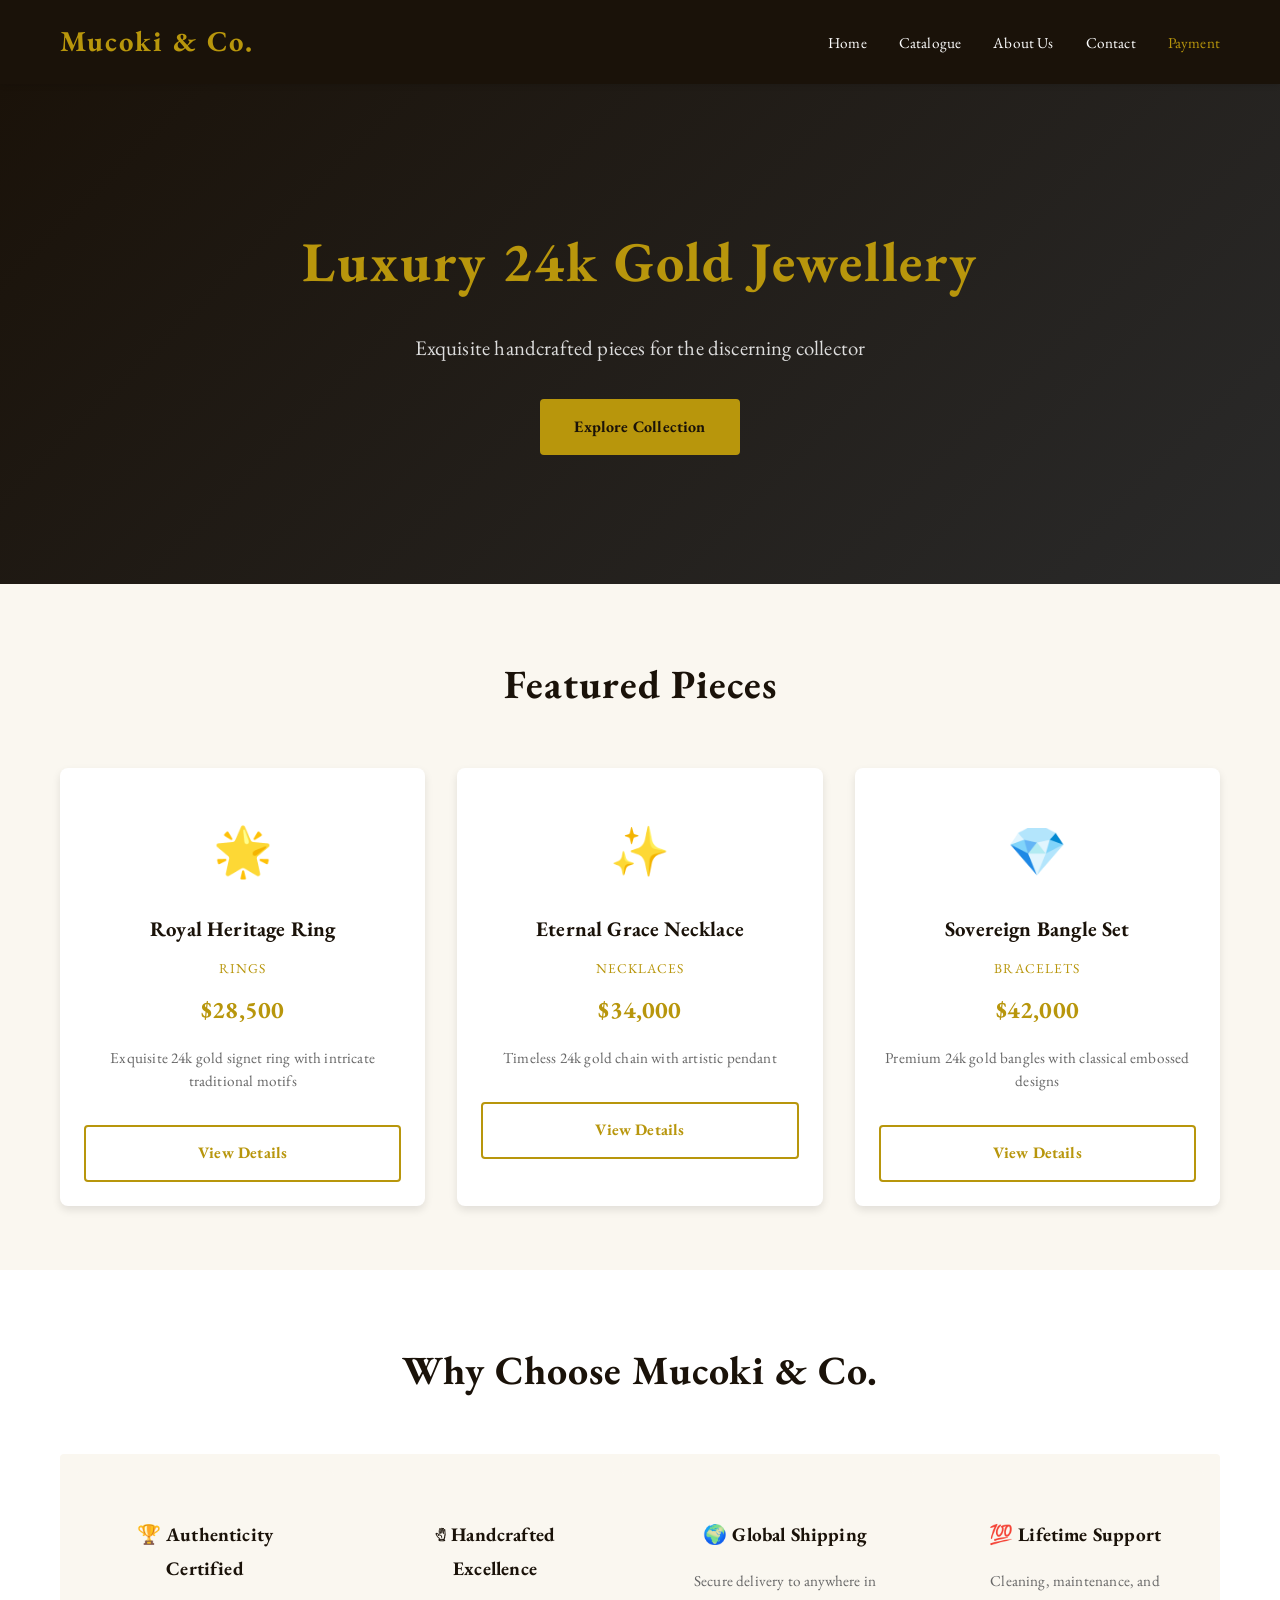
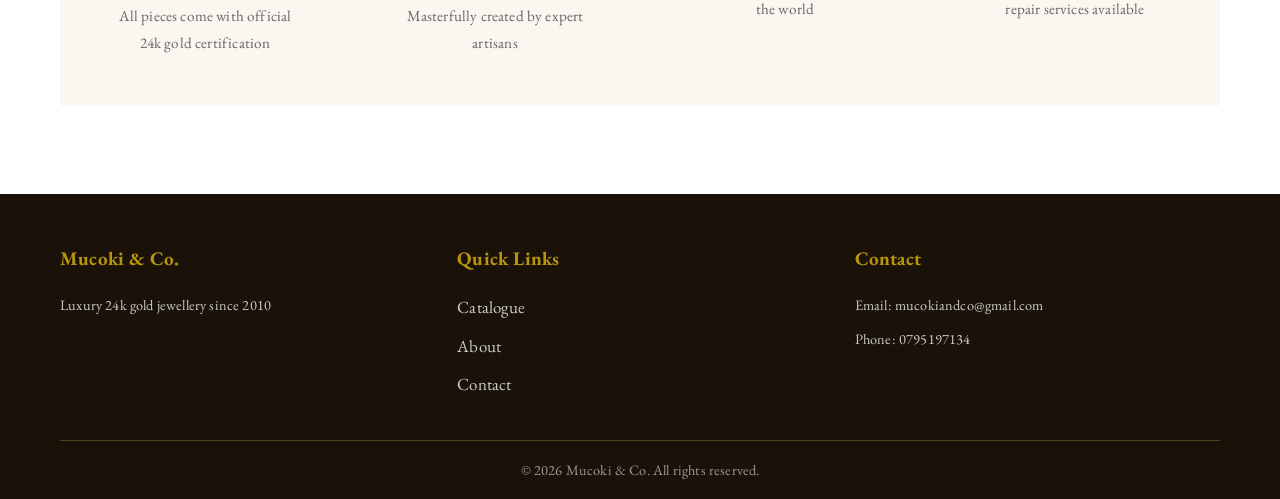
<file: index.html>
<!DOCTYPE html>
<html lang="en">
<head>
    <meta charset="UTF-8">
    <meta name="viewport" content="width=device-width, initial-scale=1.0">
    <title>Mucoki & Co. - Luxury 24k Gold Jewellery</title>
    <link rel="stylesheet" href="styles.css">
</head>
<body>
    <!-- Navigation -->
    <nav class="navbar">
        <div class="container">
            <div class="logo">Mucoki & Co.</div>
            <ul class="nav-links">
                <li><a href="index.html">Home</a></li>
                <li><a href="catalog.html">Catalogue</a></li>
                <li><a href="about.html">About Us</a></li>
                <li><a href="contact.html">Contact</a></li>
                <li><a href="shift-payment.html" style="color: var(--primary-color);">Payment</a></li>
            </ul>
        </div>
    </nav>

    <!-- Hero Section -->
    <section class="hero">
        <div class="hero-content">
            <h1>Luxury 24k Gold Jewellery</h1>
            <p>Exquisite handcrafted pieces for the discerning collector</p>
            <a href="catalog.html" class="btn btn-primary">Explore Collection</a>
        </div>
    </section>

    <!-- Featured Products -->
    <section class="featured">
        <div class="container">
            <h2>Featured Pieces</h2>
            <div class="products-grid">
                <div class="product-card">
                    <div class="product-image">🌟</div>
                    <h3>Royal Heritage Ring</h3>
                    <p class="product-category">Rings</p>
                    <p class="price">$28,500</p>
                    <p class="description">Exquisite 24k gold signet ring with intricate traditional motifs</p>
                    <a href="catalog.html#rings" class="btn btn-secondary">View Details</a>
                </div>
                <div class="product-card">
                    <div class="product-image">✨</div>
                    <h3>Eternal Grace Necklace</h3>
                    <p class="product-category">Necklaces</p>
                    <p class="price">$34,000</p>
                    <p class="description">Timeless 24k gold chain with artistic pendant</p>
                    <a href="catalog.html#necklaces" class="btn btn-secondary">View Details</a>
                </div>
                <div class="product-card">
                    <div class="product-image">💎</div>
                    <h3>Sovereign Bangle Set</h3>
                    <p class="product-category">Bracelets</p>
                    <p class="price">$42,000</p>
                    <p class="description">Premium 24k gold bangles with classical embossed designs</p>
                    <a href="catalog.html#bracelets" class="btn btn-secondary">View Details</a>
                </div>
            </div>
        </div>
    </section>

    <!-- Why Choose Us -->
    <section class="why-us">
        <div class="container">
            <h2>Why Choose Mucoki & Co.</h2>
            <div class="features">
                <div class="feature">
                    <h3>🏆 Authenticity Certified</h3>
                    <p>All pieces come with official 24k gold certification</p>
                </div>
                <div class="feature">
                    <h3>✋ Handcrafted Excellence</h3>
                    <p>Masterfully created by expert artisans</p>
                </div>
                <div class="feature">
                    <h3>🌍 Global Shipping</h3>
                    <p>Secure delivery to anywhere in the world</p>
                </div>
                <div class="feature">
                    <h3>💯 Lifetime Support</h3>
                    <p>Cleaning, maintenance, and repair services available</p>
                </div>
            </div>
        </div>
    </section>

    <!-- Footer -->
    <footer class="footer">
        <div class="container">
            <div class="footer-content">
                <div class="footer-section">
                    <h4>Mucoki & Co.</h4>
                    <p>Luxury 24k gold jewellery since 2010</p>
                </div>
                <div class="footer-section">
                    <h4>Quick Links</h4>
                    <ul>
                        <li><a href="catalog.html">Catalogue</a></li>
                        <li><a href="about.html">About</a></li>
                        <li><a href="contact.html">Contact</a></li>
                    </ul>
                </div>
                <div class="footer-section">
                    <h4>Contact</h4>
                    <p>Email: mucokiandco@gmail.com</p>
                    <p>Phone: 0795197134</p>
                </div>
            </div>
            <div class="footer-bottom">
                <p>&copy; 2026 Mucoki & Co. All rights reserved.</p>
            </div>
        </div>
    </footer>
</body>
</html>
</file>
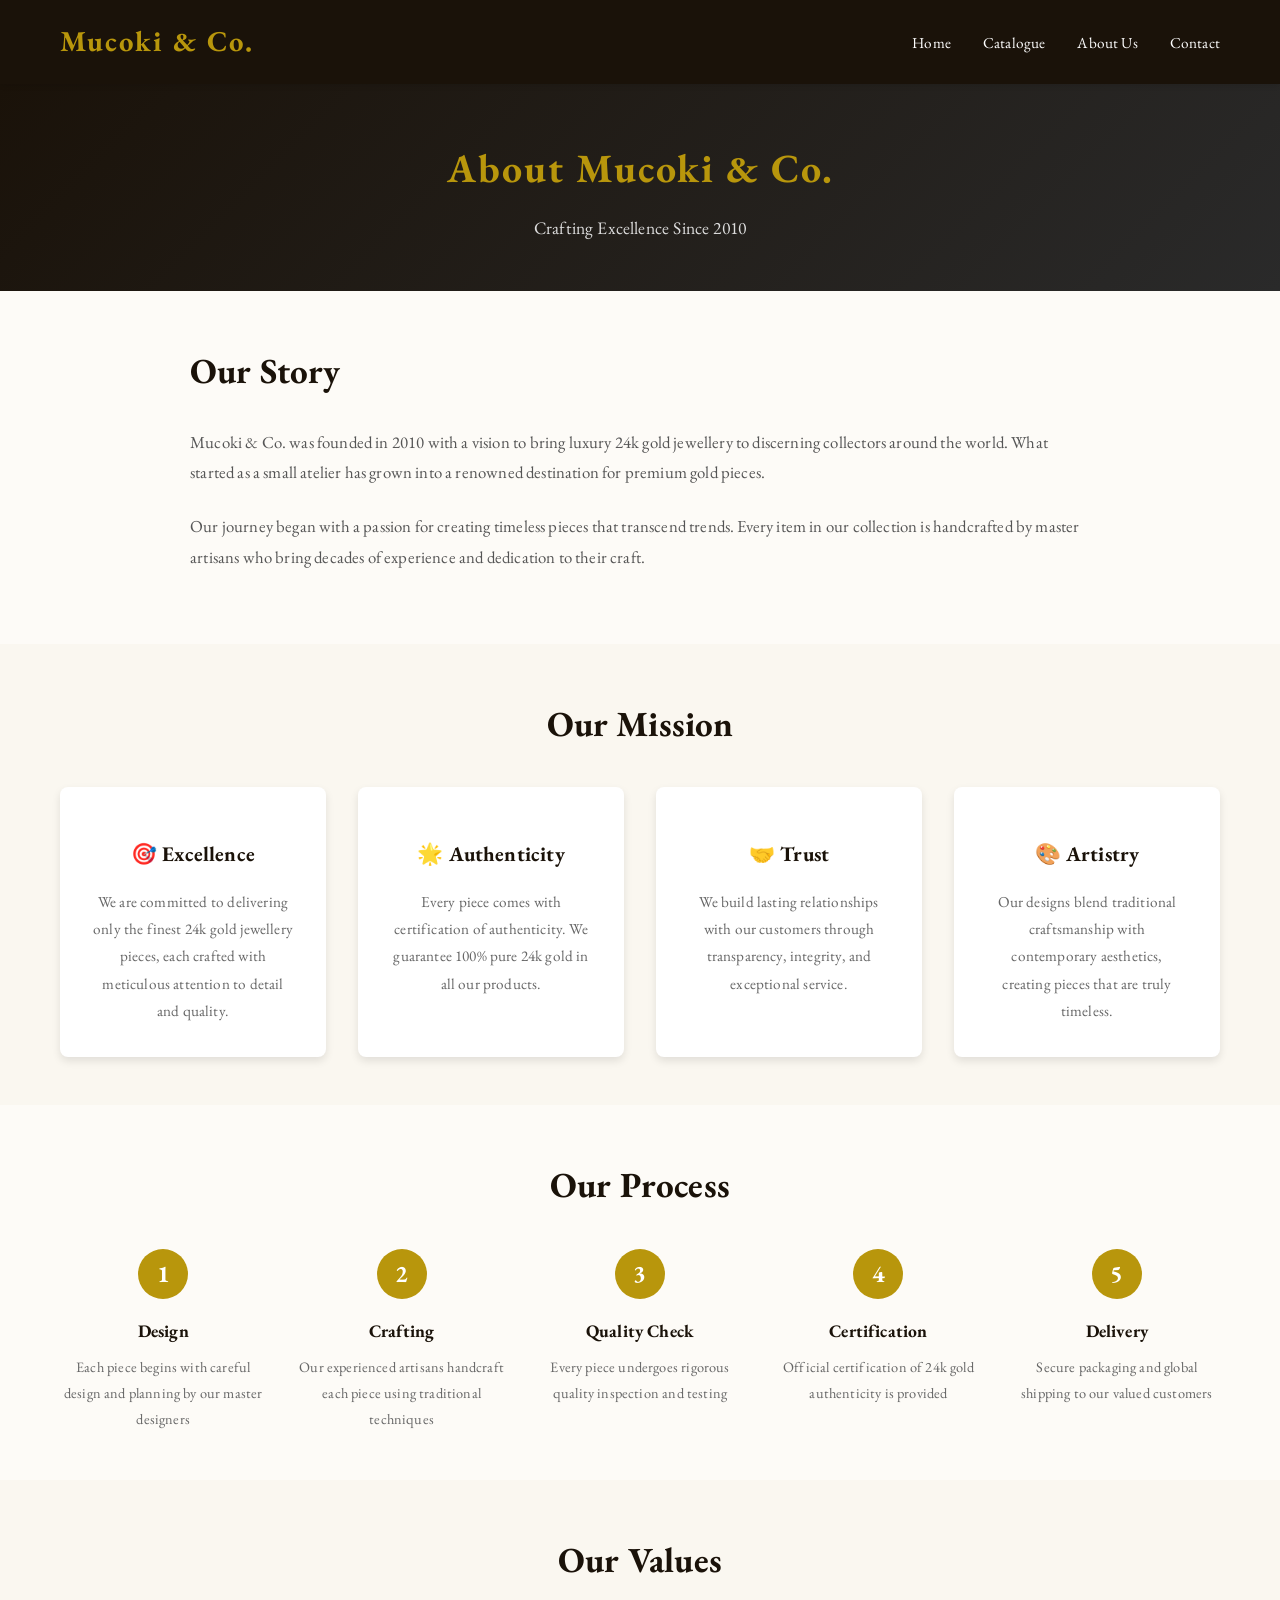
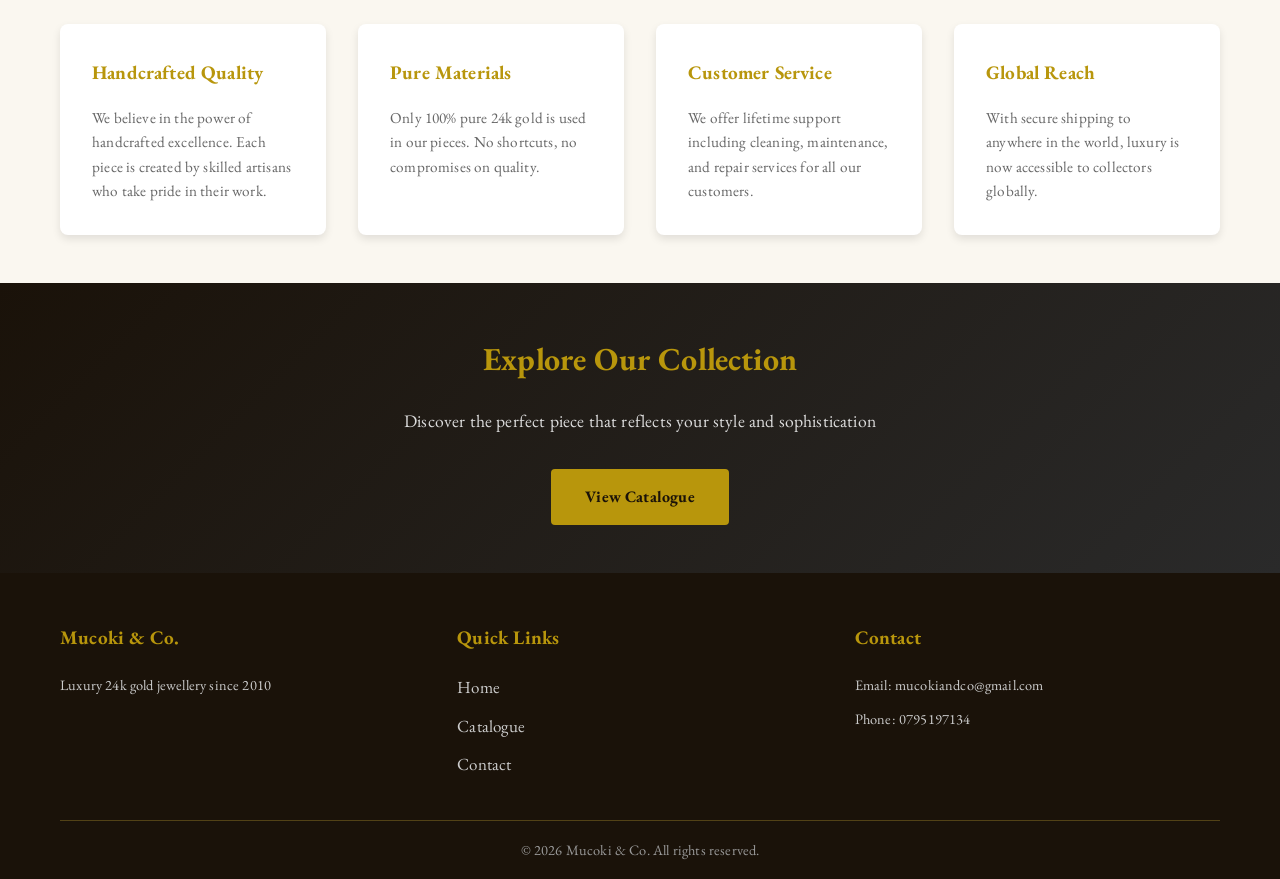
<file: about.html>
<!DOCTYPE html>
<html lang="en">
<head>
    <meta charset="UTF-8">
    <meta name="viewport" content="width=device-width, initial-scale=1.0">
    <title>About Us - Mucoki & Co.</title>
    <link rel="stylesheet" href="styles.css">
</head>
<body>
    <!-- Navigation -->
    <nav class="navbar">
        <div class="container">
            <div class="logo">Mucoki & Co.</div>
            <ul class="nav-links">
                <li><a href="index.html">Home</a></li>
                <li><a href="catalog.html">Catalogue</a></li>
                <li><a href="about.html">About Us</a></li>
                <li><a href="contact.html">Contact</a></li>
            </ul>
        </div>
    </nav>

    <!-- Page Header -->
    <section class="page-header">
        <h1>About Mucoki & Co.</h1>
        <p>Crafting Excellence Since 2010</p>
    </section>

    <!-- About Section -->
    <section class="about-section">
        <div class="container">
            <div class="about-content">
                <h2>Our Story</h2>
                <p>Mucoki & Co. was founded in 2010 with a vision to bring luxury 24k gold jewellery to discerning collectors around the world. What started as a small atelier has grown into a renowned destination for premium gold pieces.</p>
                <p>Our journey began with a passion for creating timeless pieces that transcend trends. Every item in our collection is handcrafted by master artisans who bring decades of experience and dedication to their craft.</p>
            </div>
        </div>
    </section>

    <!-- Mission Section -->
    <section class="mission-section">
        <div class="container">
            <h2>Our Mission</h2>
            <div class="mission-grid">
                <div class="mission-item">
                    <h3>🎯 Excellence</h3>
                    <p>We are committed to delivering only the finest 24k gold jewellery pieces, each crafted with meticulous attention to detail and quality.</p>
                </div>
                <div class="mission-item">
                    <h3>🌟 Authenticity</h3>
                    <p>Every piece comes with certification of authenticity. We guarantee 100% pure 24k gold in all our products.</p>
                </div>
                <div class="mission-item">
                    <h3>🤝 Trust</h3>
                    <p>We build lasting relationships with our customers through transparency, integrity, and exceptional service.</p>
                </div>
                <div class="mission-item">
                    <h3>🎨 Artistry</h3>
                    <p>Our designs blend traditional craftsmanship with contemporary aesthetics, creating pieces that are truly timeless.</p>
                </div>
            </div>
        </div>
    </section>

    <!-- Process Section -->
    <section class="process-section">
        <div class="container">
            <h2>Our Process</h2>
            <div class="process-steps">
                <div class="step">
                    <div class="step-number">1</div>
                    <h3>Design</h3>
                    <p>Each piece begins with careful design and planning by our master designers</p>
                </div>
                <div class="step">
                    <div class="step-number">2</div>
                    <h3>Crafting</h3>
                    <p>Our experienced artisans handcraft each piece using traditional techniques</p>
                </div>
                <div class="step">
                    <div class="step-number">3</div>
                    <h3>Quality Check</h3>
                    <p>Every piece undergoes rigorous quality inspection and testing</p>
                </div>
                <div class="step">
                    <div class="step-number">4</div>
                    <h3>Certification</h3>
                    <p>Official certification of 24k gold authenticity is provided</p>
                </div>
                <div class="step">
                    <div class="step-number">5</div>
                    <h3>Delivery</h3>
                    <p>Secure packaging and global shipping to our valued customers</p>
                </div>
            </div>
        </div>
    </section>

    <!-- Values Section -->
    <section class="values-section">
        <div class="container">
            <h2>Our Values</h2>
            <div class="values-grid">
                <div class="value-card">
                    <h3>Handcrafted Quality</h3>
                    <p>We believe in the power of handcrafted excellence. Each piece is created by skilled artisans who take pride in their work.</p>
                </div>
                <div class="value-card">
                    <h3>Pure Materials</h3>
                    <p>Only 100% pure 24k gold is used in our pieces. No shortcuts, no compromises on quality.</p>
                </div>
                <div class="value-card">
                    <h3>Customer Service</h3>
                    <p>We offer lifetime support including cleaning, maintenance, and repair services for all our customers.</p>
                </div>
                <div class="value-card">
                    <h3>Global Reach</h3>
                    <p>With secure shipping to anywhere in the world, luxury is now accessible to collectors globally.</p>
                </div>
            </div>
        </div>
    </section>

    <!-- CTA Section -->
    <section class="cta-section">
        <div class="container">
            <h2>Explore Our Collection</h2>
            <p>Discover the perfect piece that reflects your style and sophistication</p>
            <a href="catalog.html" class="btn btn-primary">View Catalogue</a>
        </div>
    </section>

    <!-- Footer -->
    <footer class="footer">
        <div class="container">
            <div class="footer-content">
                <div class="footer-section">
                    <h4>Mucoki & Co.</h4>
                    <p>Luxury 24k gold jewellery since 2010</p>
                </div>
                <div class="footer-section">
                    <h4>Quick Links</h4>
                    <ul>
                        <li><a href="index.html">Home</a></li>
                        <li><a href="catalog.html">Catalogue</a></li>
                        <li><a href="contact.html">Contact</a></li>
                    </ul>
                </div>
                <div class="footer-section">
                    <h4>Contact</h4>
                    <p>Email: mucokiandco@gmail.com</p>
                    <p>Phone: 0795197134</p>
                </div>
            </div>
            <div class="footer-bottom">
                <p>&copy; 2026 Mucoki & Co. All rights reserved.</p>
            </div>
        </div>
    </footer>
</body>
</html>
</file>
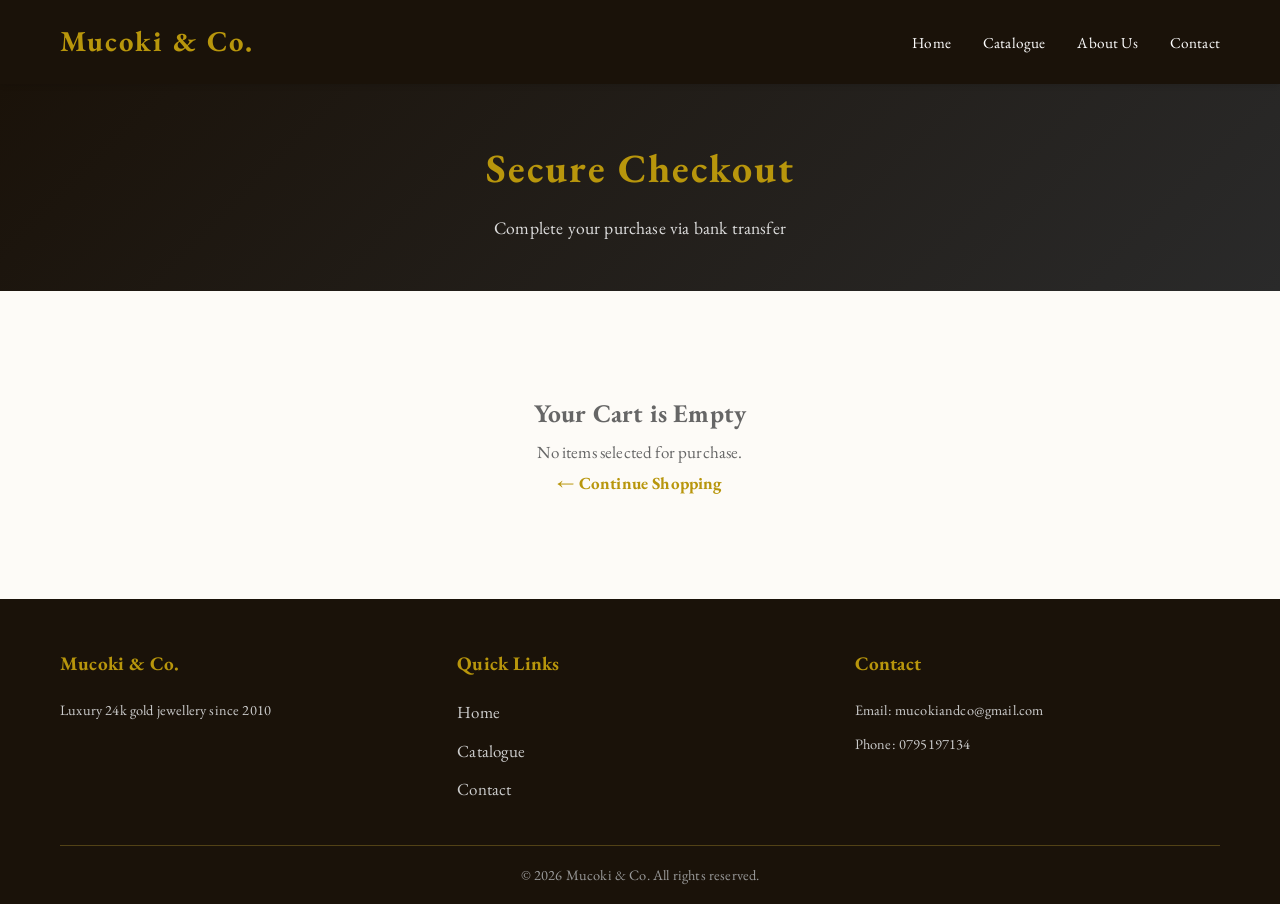
<file: checkout.html>
<!DOCTYPE html>
<html lang="en">
<head>
    <meta charset="UTF-8">
    <meta name="viewport" content="width=device-width, initial-scale=1.0">
    <title>Checkout - Mucoki &amp; Co.</title>
    <link rel="stylesheet" href="styles.css">
    <style>
        .checkout-container { max-width: 900px; margin: 40px auto; padding: 20px; }
        .checkout-grid { display: grid; grid-template-columns: 1fr 1fr; gap: 30px; margin: 30px 0; }
        .order-summary { background: var(--light-color); padding: 20px; border-radius: 8px; border: 1px solid var(--border-color); }
        .order-summary h3 { margin-top: 0; color: var(--dark-color); }
        .order-item { display: flex; justify-content: space-between; padding: 10px 0; border-bottom: 1px solid var(--border-color); }
        .order-item:last-child { border-bottom: none; }
        .order-total { font-size: 1.3em; font-weight: bold; margin-top: 15px; padding-top: 15px; border-top: 2px solid var(--primary-color); color: var(--primary-color); }
        .bank-section { background: white; padding: 20px; border-radius: 8px; border: 1px solid var(--border-color); }
        .bank-section h3 { color: var(--dark-color); margin-top: 0; }
        .bank-card { background: var(--light-color); border: 1px solid var(--border-color); border-radius: 8px; padding: 1.2rem; display: flex; flex-direction: column; gap: 0.8rem; margin: 1rem 0; }
        .bank-row { display: flex; align-items: center; gap: 1rem; flex-wrap: wrap; }
        .bank-label { font-weight: bold; color: var(--dark-color); min-width: 130px; font-size: 0.9rem; }
        .bank-value { color: var(--text-color); font-size: 0.95rem; font-weight: 500; }
        .copy-btn { padding: 0.25rem 0.8rem; font-size: 0.8rem; }
        .submit-btn { width: 100%; padding: 0.85rem; font-size: 1rem; margin-top: 0.5rem; border: none; }
        .success-msg { margin-top: 1.5rem; background: #e6ffed; border: 1px solid #68d391; color: #276749; padding: 1rem 1.5rem; border-radius: 6px; font-weight: bold; font-size: 0.95rem; display: none; }
        .empty-cart { text-align: center; padding: 40px; color: #666; }
        .empty-cart a { color: var(--primary-color); text-decoration: none; font-weight: bold; }
        @media (max-width: 768px) { .checkout-grid { grid-template-columns: 1fr; } .bank-label { min-width: 100px; } }
    </style>
</head>
<body>

    <nav class="navbar">
        <div class="container">
            <div class="logo">Mucoki &amp; Co.</div>
            <ul class="nav-links">
                <li><a href="index.html">Home</a></li>
                <li><a href="catalog.html">Catalogue</a></li>
                <li><a href="about.html">About Us</a></li>
                <li><a href="contact.html">Contact</a></li>
            </ul>
        </div>
    </nav>

    <section class="page-header">
        <h1>Secure Checkout</h1>
        <p>Complete your purchase via bank transfer</p>
    </section>

    <div class="checkout-container">
        <div id="checkout-content" style="display:none;">
            <div class="checkout-grid">

                <!-- Order Summary -->
                <div class="order-summary">
                    <h3>Order Summary</h3>
                    <div id="cart-items"></div>
                    <div class="order-total">Total: $<span id="total-amount">0.00</span></div>
                </div>

                <!-- Bank Transfer Section -->
                <div class="bank-section">
                    <h3>Bank Transfer Details</h3>
                    <p style="color:#666; font-size:0.9rem;">Transfer the total amount to the account below, then fill in the form to confirm your order.</p>
                    <div class="bank-card">
                        <div class="bank-row">
                            <span class="bank-label">Bank</span>
                            <span class="bank-value">Bank</span>
                        </div>
                        <div class="bank-row">
                            <span class="bank-label">Account Name</span>
                            <span class="bank-value">Mucokiandco</span>
                        </div>
                        <div class="bank-row">
                            <span class="bank-label">Account Number</span>
                            <span class="bank-value" id="accNumber">4890010100591001</span>
                            <button class="btn btn-secondary copy-btn" onclick="copyAccount()">Copy</button>
                        </div>
                    </div>

                    <h3 style="margin-top:1.5rem;">Confirm Your Payment</h3>
                    <form id="checkoutForm" onsubmit="submitOrder(event)">
                        <div class="form-group">
                            <label for="customerName">Full Name</label>
                            <input type="text" id="customerName" placeholder="Enter your full name" required />
                        </div>
                        <div class="form-group">
                            <label for="customerEmail">Email Address</label>
                            <input type="email" id="customerEmail" placeholder="Enter your email" required />
                        </div>
                        <div class="form-group">
                            <label for="transactionId">Transaction ID / Reference</label>
                            <input type="text" id="transactionId" placeholder="e.g. TXN123456" required />
                        </div>
                        <div class="form-group">
                            <label for="proofFile">Upload Payment Proof (optional)</label>
                            <input type="file" id="proofFile" accept="image/*,.pdf" />
                        </div>
                        <button type="submit" class="btn btn-primary submit-btn">Confirm Order</button>
                    </form>
                    <div class="success-msg" id="successMsg">
                        &#10003; Order confirmed! We will verify your payment and process your order shortly.
                    </div>
                </div>
            </div>
        </div>

        <div id="empty-state" class="empty-cart" style="display:none;">
            <h2>Your Cart is Empty</h2>
            <p>No items selected for purchase.</p>
            <p><a href="catalog.html">&larr; Continue Shopping</a></p>
        </div>
    </div>

    <footer class="footer">
        <div class="container">
            <div class="footer-content">
                <div class="footer-section">
                    <h4>Mucoki &amp; Co.</h4>
                    <p>Luxury 24k gold jewellery since 2010</p>
                </div>
                <div class="footer-section">
                    <h4>Quick Links</h4>
                    <ul>
                        <li><a href="index.html">Home</a></li>
                        <li><a href="catalog.html">Catalogue</a></li>
                        <li><a href="contact.html">Contact</a></li>
                    </ul>
                </div>
                <div class="footer-section">
                    <h4>Contact</h4>
                    <p>Email: mucokiandco@gmail.com</p>
                    <p>Phone: 0795197134</p>
                </div>
            </div>
            <div class="footer-bottom">
                <p>&copy; 2026 Mucoki &amp; Co. All rights reserved.</p>
            </div>
        </div>
    </footer>

    <script>
        window.addEventListener('DOMContentLoaded', () => {
            const cart = JSON.parse(localStorage.getItem('mucoki_cart') || '[]');
            const checkoutContent = document.getElementById('checkout-content');
            const emptyState = document.getElementById('empty-state');

            if (cart.length === 0) {
                emptyState.style.display = 'block';
                return;
            }

            checkoutContent.style.display = 'block';
            const cartItemsEl = document.getElementById('cart-items');
            let total = 0;

            cartItemsEl.innerHTML = cart.map(item => {
                const price = parseFloat(item.price.replace(/[$,]/g, ''));
                const qty = item.quantity || 1;
                const subtotal = price * qty;
                total += subtotal;
                return `<div class="order-item"><span>${escapeHtml(item.name)} x${qty}</span><span>$${subtotal.toLocaleString()}</span></div>`;
            }).join('');

            document.getElementById('total-amount').textContent = total.toLocaleString();
        });

        function copyAccount() {
            const accNumber = document.getElementById('accNumber').textContent;
            navigator.clipboard.writeText(accNumber).then(() => {
                const btn = document.querySelector('.copy-btn');
                btn.textContent = 'Copied!';
                setTimeout(() => { btn.textContent = 'Copy'; }, 2000);
            });
        }

        function submitOrder(event) {
            event.preventDefault();
            const cart = JSON.parse(localStorage.getItem('mucoki_cart') || '[]');
            const total = document.getElementById('total-amount').textContent;

            const order = {
                name: document.getElementById('customerName').value.trim(),
                email: document.getElementById('customerEmail').value.trim(),
                transactionId: document.getElementById('transactionId').value.trim(),
                total: '$' + total,
                items: cart,
                submittedAt: new Date().toLocaleString()
            };

            const orders = JSON.parse(localStorage.getItem('mucoki_orders') || '[]');
            orders.push(order);
            localStorage.setItem('mucoki_orders', JSON.stringify(orders));
            localStorage.removeItem('mucoki_cart');

            document.getElementById('checkoutForm').reset();
            document.getElementById('successMsg').style.display = 'block';
            setTimeout(() => { window.location.href = 'success.html'; }, 3000);
        }

        function escapeHtml(text) {
            const div = document.createElement('div');
            div.appendChild(document.createTextNode(text));
            return div.innerHTML;
        }
    </script>
</body>
</html>
</file>
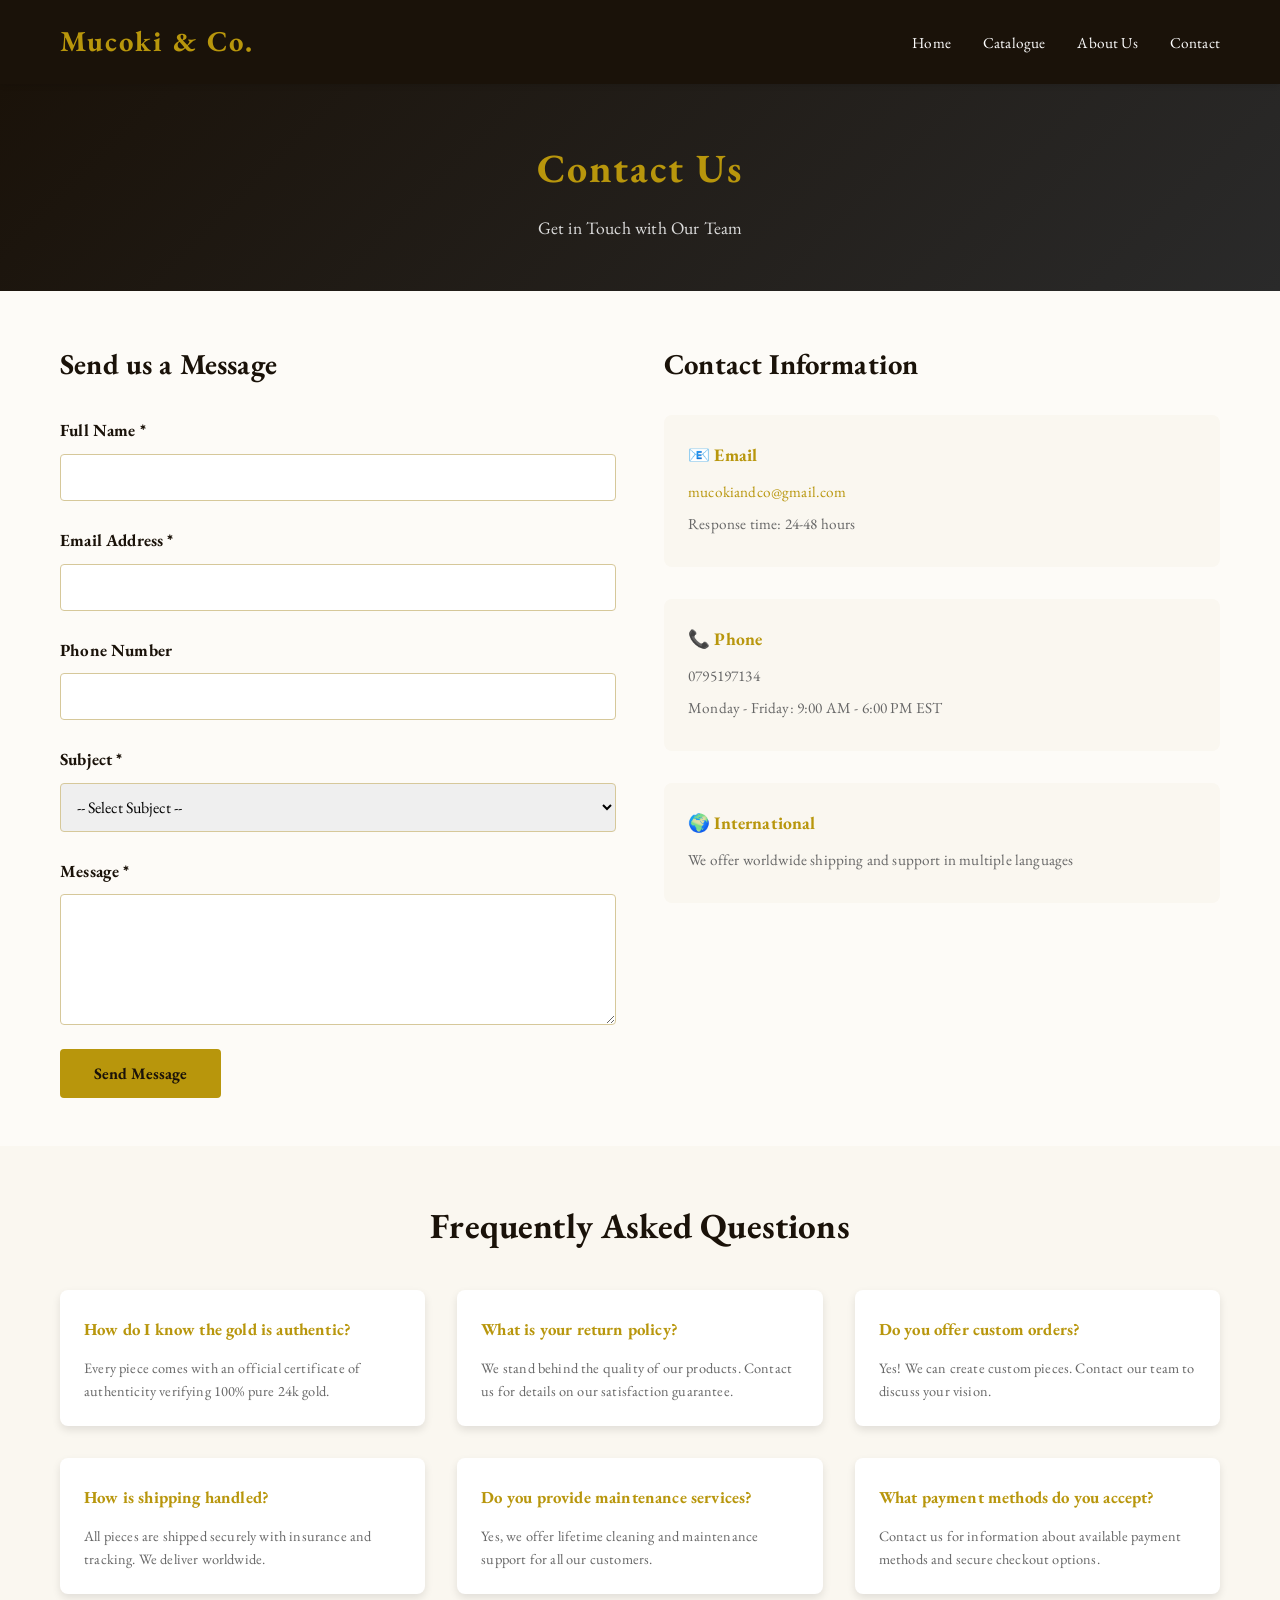
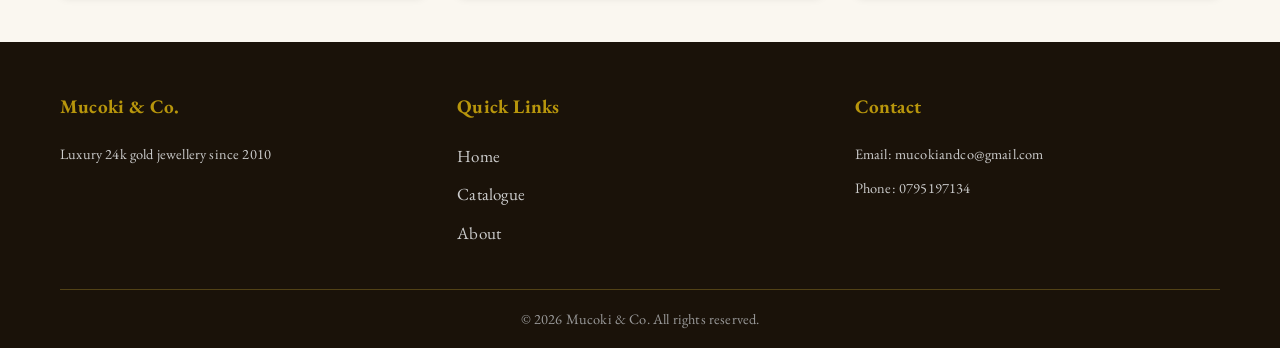
<file: contact.html>
<html lang="en">
<head>
    <meta charset="UTF-8">
    <meta name="viewport" content="width=device-width, initial-scale=1.0">
    <title>Contact Us - Mucoki &amp; Co.</title>
    <link rel="stylesheet" href="styles.css">
</head>
<body>
    
    <nav class="navbar">
        <div class="container">
            <div class="logo">Mucoki &amp; Co.</div>
            <ul class="nav-links">
                <li><a href="index.html">Home</a></li>
                <li><a href="catalog.html">Catalogue</a></li>
                <li><a href="about.html">About Us</a></li>
                <li><a href="contact.html">Contact</a></li>
            </ul>
        </div>
    </nav>

    
    <section class="page-header">
        <h1>Contact Us</h1>
        <p>Get in Touch with Our Team</p>
    </section>

    
    <section class="contact-section">
        <div class="container">
            <div class="contact-grid">
                
                <div class="contact-form">
                    <h2>Send us a Message</h2>
                    <form>
                        <div class="form-group">
                            <label for="name">Full Name *</label>
                            <input type="text" id="name" name="name" required>
                        </div>
                        <div class="form-group">
                            <label for="email">Email Address *</label>
                            <input type="email" id="email" name="email" required>
                        </div>
                        <div class="form-group">
                            <label for="phone">Phone Number</label>
                            <input type="tel" id="phone" name="phone">
                        </div>
                        <div class="form-group">
                            <label for="subject">Subject *</label>
                            <select id="subject" name="subject" required>
                                <option value="">-- Select Subject --</option>
                                <option value="inquiry">Product Inquiry</option>
                                <option value="custom">Custom Order</option>
                                <option value="maintenance">Maintenance/Repair</option>
                                <option value="general">General Question</option>
                                <option value="other">Other</option>
                            </select>
                        </div>
                        <div class="form-group">
                            <label for="message">Message *</label>
                            <textarea id="message" name="message" rows="5" required></textarea>
                        </div>
                        <button type="submit" class="btn btn-primary">Send Message</button>
                    </form>
                </div>

                
                <div class="contact-info">
                    <h2>Contact Information</h2>
                    
                    <div class="info-block">
                        <h3>📧 Email</h3>
                        <p><a href="mailto:mucokiandco@gmail.com">mucokiandco@gmail.com</a></p>
                        <p>Response time: 24-48 hours</p>
                    </div>

                    <div class="info-block">
                        <h3>📞 Phone</h3>
                        <p>0795197134</p>
                        <p>Monday - Friday: 9:00 AM - 6:00 PM EST</p>
                    </div>

                    <div class="info-block">
                        <h3>🌍 International</h3>
                        <p>We offer worldwide shipping and support in multiple languages</p>
                    </div>


                </div>
            </div>
        </div>
    </section>

    
    <section class="faq-section">
        <div class="container">
            <h2>Frequently Asked Questions</h2>
            <div class="faq-grid">
                <div class="faq-item">
                    <h3>How do I know the gold is authentic?</h3>
                    <p>Every piece comes with an official certificate of authenticity verifying 100% pure 24k gold.</p>
                </div>
                <div class="faq-item">
                    <h3>What is your return policy?</h3>
                    <p>We stand behind the quality of our products. Contact us for details on our satisfaction guarantee.</p>
                </div>
                <div class="faq-item">
                    <h3>Do you offer custom orders?</h3>
                    <p>Yes! We can create custom pieces. Contact our team to discuss your vision.</p>
                </div>
                <div class="faq-item">
                    <h3>How is shipping handled?</h3>
                    <p>All pieces are shipped securely with insurance and tracking. We deliver worldwide.</p>
                </div>
                <div class="faq-item">
                    <h3>Do you provide maintenance services?</h3>
                    <p>Yes, we offer lifetime cleaning and maintenance support for all our customers.</p>
                </div>
                <div class="faq-item">
                    <h3>What payment methods do you accept?</h3>
                    <p>Contact us for information about available payment methods and secure checkout options.</p>
                </div>
            </div>
        </div>
    </section>

    
    <footer class="footer">
        <div class="container">
            <div class="footer-content">
                <div class="footer-section">
                    <h4>Mucoki &amp; Co.</h4>
                    <p>Luxury 24k gold jewellery since 2010</p>
                </div>
                <div class="footer-section">
                    <h4>Quick Links</h4>
                    <ul>
                        <li><a href="index.html">Home</a></li>
                        <li><a href="catalog.html">Catalogue</a></li>
                        <li><a href="about.html">About</a></li>
                    </ul>
                </div>
                <div class="footer-section">
                    <h4>Contact</h4>
                    <p>Email: mucokiandco@gmail.com</p>
                    <p>Phone: 0795197134</p>
                </div>
            </div>
            <div class="footer-bottom">
                <p>&copy; 2026 Mucoki &amp; Co. All rights reserved.</p>
            </div>
        </div>
    </footer>
</body>
</html>
</file>
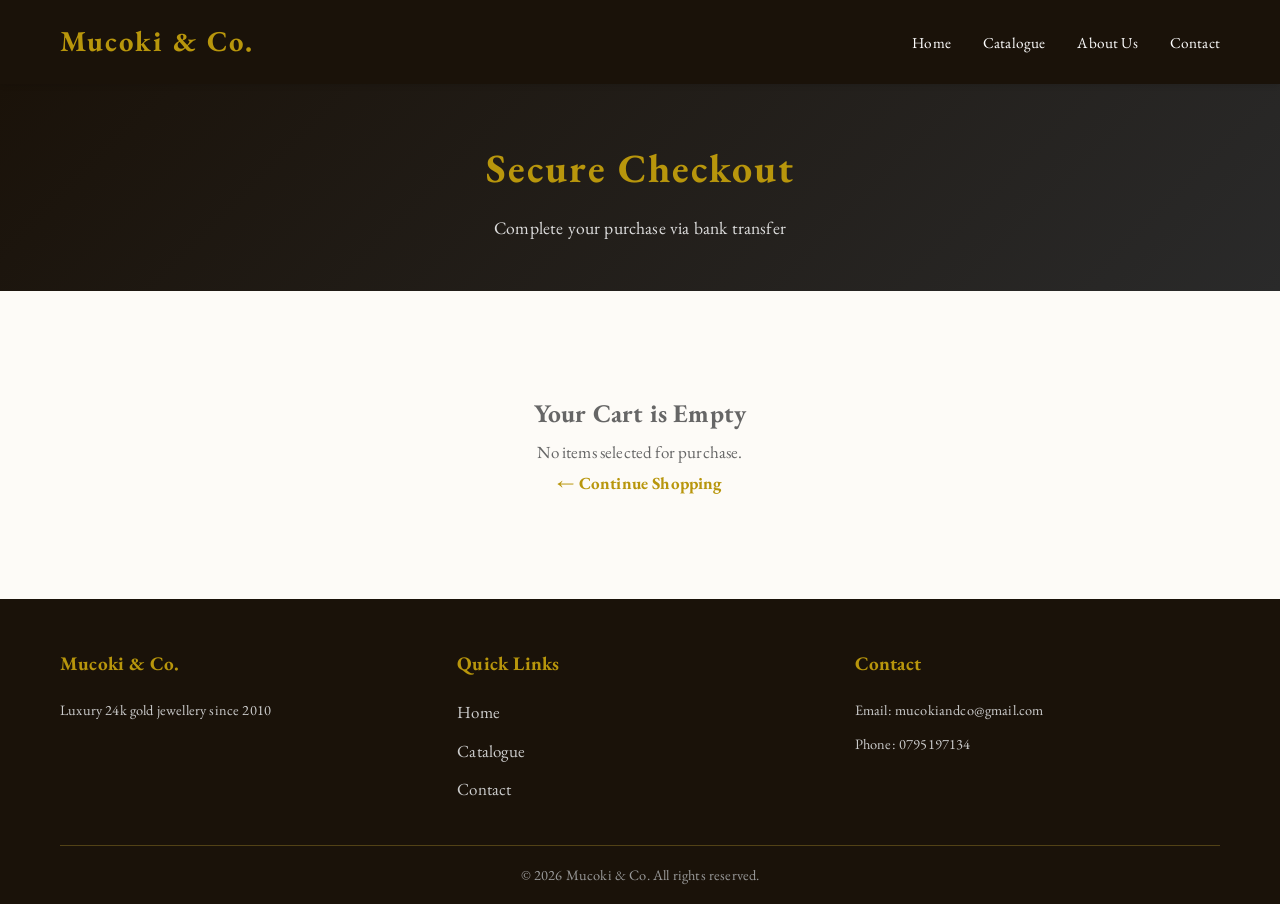
<file: paypal-checkout.html>
<!DOCTYPE html>
<html lang="en">
<head>
    <meta charset="UTF-8">
    <meta name="viewport" content="width=device-width, initial-scale=1.0">
    <title>Checkout - Mucoki &amp; Co.</title>
    <link rel="stylesheet" href="styles.css">
    <style>
        .checkout-container { max-width: 900px; margin: 40px auto; padding: 20px; }
        .checkout-grid { display: grid; grid-template-columns: 1fr 1fr; gap: 30px; margin: 30px 0; }
        .order-summary { background: var(--light-color); padding: 20px; border-radius: 8px; border: 1px solid var(--border-color); }
        .order-summary h3 { margin-top: 0; color: var(--dark-color); }
        .order-item { display: flex; justify-content: space-between; padding: 10px 0; border-bottom: 1px solid var(--border-color); }
        .order-item:last-child { border-bottom: none; }
        .order-total { font-size: 1.3em; font-weight: bold; margin-top: 15px; padding-top: 15px; border-top: 2px solid var(--primary-color); color: var(--primary-color); }
        .bank-section { background: white; padding: 20px; border-radius: 8px; border: 1px solid var(--border-color); }
        .bank-section h3 { color: var(--dark-color); margin-top: 0; }
        .bank-card { background: var(--light-color); border: 1px solid var(--border-color); border-radius: 8px; padding: 1.2rem; display: flex; flex-direction: column; gap: 0.8rem; margin: 1rem 0; }
        .bank-row { display: flex; align-items: center; gap: 1rem; flex-wrap: wrap; }
        .bank-label { font-weight: bold; color: var(--dark-color); min-width: 130px; font-size: 0.9rem; }
        .bank-value { color: var(--text-color); font-size: 0.95rem; font-weight: 500; }
        .copy-btn { padding: 0.25rem 0.8rem; font-size: 0.8rem; }
        .submit-btn { width: 100%; padding: 0.85rem; font-size: 1rem; margin-top: 0.5rem; border: none; }
        .success-msg { margin-top: 1.5rem; background: #e6ffed; border: 1px solid #68d391; color: #276749; padding: 1rem 1.5rem; border-radius: 6px; font-weight: bold; font-size: 0.95rem; display: none; }
        .empty-cart { text-align: center; padding: 40px; color: #666; }
        .empty-cart a { color: var(--primary-color); text-decoration: none; font-weight: bold; }
        @media (max-width: 768px) { .checkout-grid { grid-template-columns: 1fr; } .bank-label { min-width: 100px; } }
    </style>
</head>
<body>

    <nav class="navbar">
        <div class="container">
            <div class="logo">Mucoki &amp; Co.</div>
            <ul class="nav-links">
                <li><a href="index.html">Home</a></li>
                <li><a href="catalog.html">Catalogue</a></li>
                <li><a href="about.html">About Us</a></li>
                <li><a href="contact.html">Contact</a></li>
            </ul>
        </div>
    </nav>

    <section class="page-header">
        <h1>Secure Checkout</h1>
        <p>Complete your purchase via bank transfer</p>
    </section>

    <div class="checkout-container">
        <div id="checkout-content" style="display:none;">
            <div class="checkout-grid">

                <!-- Order Summary -->
                <div class="order-summary">
                    <h3>Order Summary</h3>
                    <div id="cart-items"></div>
                    <div class="order-total">Total: $<span id="total-amount">0.00</span></div>
                </div>

                <!-- Bank Transfer Section -->
                <div class="bank-section">
                    <h3>Bank Transfer Details</h3>
                    <p style="color:#666; font-size:0.9rem;">Transfer the total amount to the account below, then fill in the form to confirm your order.</p>
                    <div class="bank-card">
                        <div class="bank-row">
                            <span class="bank-label">Bank</span>
                            <span class="bank-value">Loop Financial</span>
                        </div>
                        <div class="bank-row">
                            <span class="bank-label">Account Name</span>
                            <span class="bank-value">Victor Mucoki Mugo</span>
                        </div>
                        <div class="bank-row">
                            <span class="bank-label">Account Number</span>
                            <span class="bank-value" id="accNumber">4890010100591001</span>
                            <button class="btn btn-secondary copy-btn" onclick="copyAccount()">Copy</button>
                        </div>
                    </div>

                    <h3 style="margin-top:1.5rem;">Confirm Your Payment</h3>
                    <form id="checkoutForm" onsubmit="submitOrder(event)">
                        <div class="form-group">
                            <label for="customerName">Full Name</label>
                            <input type="text" id="customerName" placeholder="Enter your full name" required />
                        </div>
                        <div class="form-group">
                            <label for="customerEmail">Email Address</label>
                            <input type="email" id="customerEmail" placeholder="Enter your email" required />
                        </div>
                        <div class="form-group">
                            <label for="transactionId">Transaction ID / Reference</label>
                            <input type="text" id="transactionId" placeholder="e.g. TXN123456" required />
                        </div>
                        <div class="form-group">
                            <label for="proofFile">Upload Payment Proof (optional)</label>
                            <input type="file" id="proofFile" accept="image/*,.pdf" />
                        </div>
                        <button type="submit" class="btn btn-primary submit-btn">Confirm Order</button>
                    </form>
                    <div class="success-msg" id="successMsg">
                        &#10003; Order confirmed! We will verify your payment and process your order shortly.
                    </div>
                </div>
            </div>
        </div>

        <div id="empty-state" class="empty-cart" style="display:none;">
            <h2>Your Cart is Empty</h2>
            <p>No items selected for purchase.</p>
            <p><a href="catalog.html">&larr; Continue Shopping</a></p>
        </div>
    </div>

    <footer class="footer">
        <div class="container">
            <div class="footer-content">
                <div class="footer-section">
                    <h4>Mucoki &amp; Co.</h4>
                    <p>Luxury 24k gold jewellery since 2010</p>
                </div>
                <div class="footer-section">
                    <h4>Quick Links</h4>
                    <ul>
                        <li><a href="index.html">Home</a></li>
                        <li><a href="catalog.html">Catalogue</a></li>
                        <li><a href="contact.html">Contact</a></li>
                    </ul>
                </div>
                <div class="footer-section">
                    <h4>Contact</h4>
                    <p>Email: mucokiandco@gmail.com</p>
                    <p>Phone: 0795197134</p>
                </div>
            </div>
            <div class="footer-bottom">
                <p>&copy; 2026 Mucoki &amp; Co. All rights reserved.</p>
            </div>
        </div>
    </footer>

    <script>
        window.addEventListener('DOMContentLoaded', () => {
            const cart = JSON.parse(localStorage.getItem('mucoki_cart') || '[]');
            const checkoutContent = document.getElementById('checkout-content');
            const emptyState = document.getElementById('empty-state');

            if (cart.length === 0) {
                emptyState.style.display = 'block';
                return;
            }

            checkoutContent.style.display = 'block';
            const cartItemsEl = document.getElementById('cart-items');
            let total = 0;

            cartItemsEl.innerHTML = cart.map(item => {
                const price = parseFloat(item.price.replace(/[$,]/g, ''));
                const qty = item.quantity || 1;
                const subtotal = price * qty;
                total += subtotal;
                return `<div class="order-item"><span>${escapeHtml(item.name)} x${qty}</span><span>$${subtotal.toLocaleString()}</span></div>`;
            }).join('');

            document.getElementById('total-amount').textContent = total.toLocaleString();
        });

        function copyAccount() {
            const accNumber = document.getElementById('accNumber').textContent;
            navigator.clipboard.writeText(accNumber).then(() => {
                const btn = document.querySelector('.copy-btn');
                btn.textContent = 'Copied!';
                setTimeout(() => { btn.textContent = 'Copy'; }, 2000);
            });
        }

        function submitOrder(event) {
            event.preventDefault();
            const cart = JSON.parse(localStorage.getItem('mucoki_cart') || '[]');
            const total = document.getElementById('total-amount').textContent;

            const order = {
                name: document.getElementById('customerName').value.trim(),
                email: document.getElementById('customerEmail').value.trim(),
                transactionId: document.getElementById('transactionId').value.trim(),
                total: '$' + total,
                items: cart,
                submittedAt: new Date().toLocaleString()
            };

            const orders = JSON.parse(localStorage.getItem('mucoki_orders') || '[]');
            orders.push(order);
            localStorage.setItem('mucoki_orders', JSON.stringify(orders));
            localStorage.removeItem('mucoki_cart');

            document.getElementById('checkoutForm').reset();
            document.getElementById('successMsg').style.display = 'block';
            setTimeout(() => { window.location.href = 'success.html'; }, 3000);
        }

        function escapeHtml(text) {
            const div = document.createElement('div');
            div.appendChild(document.createTextNode(text));
            return div.innerHTML;
        }
    </script>
</body>
</html>
</file>
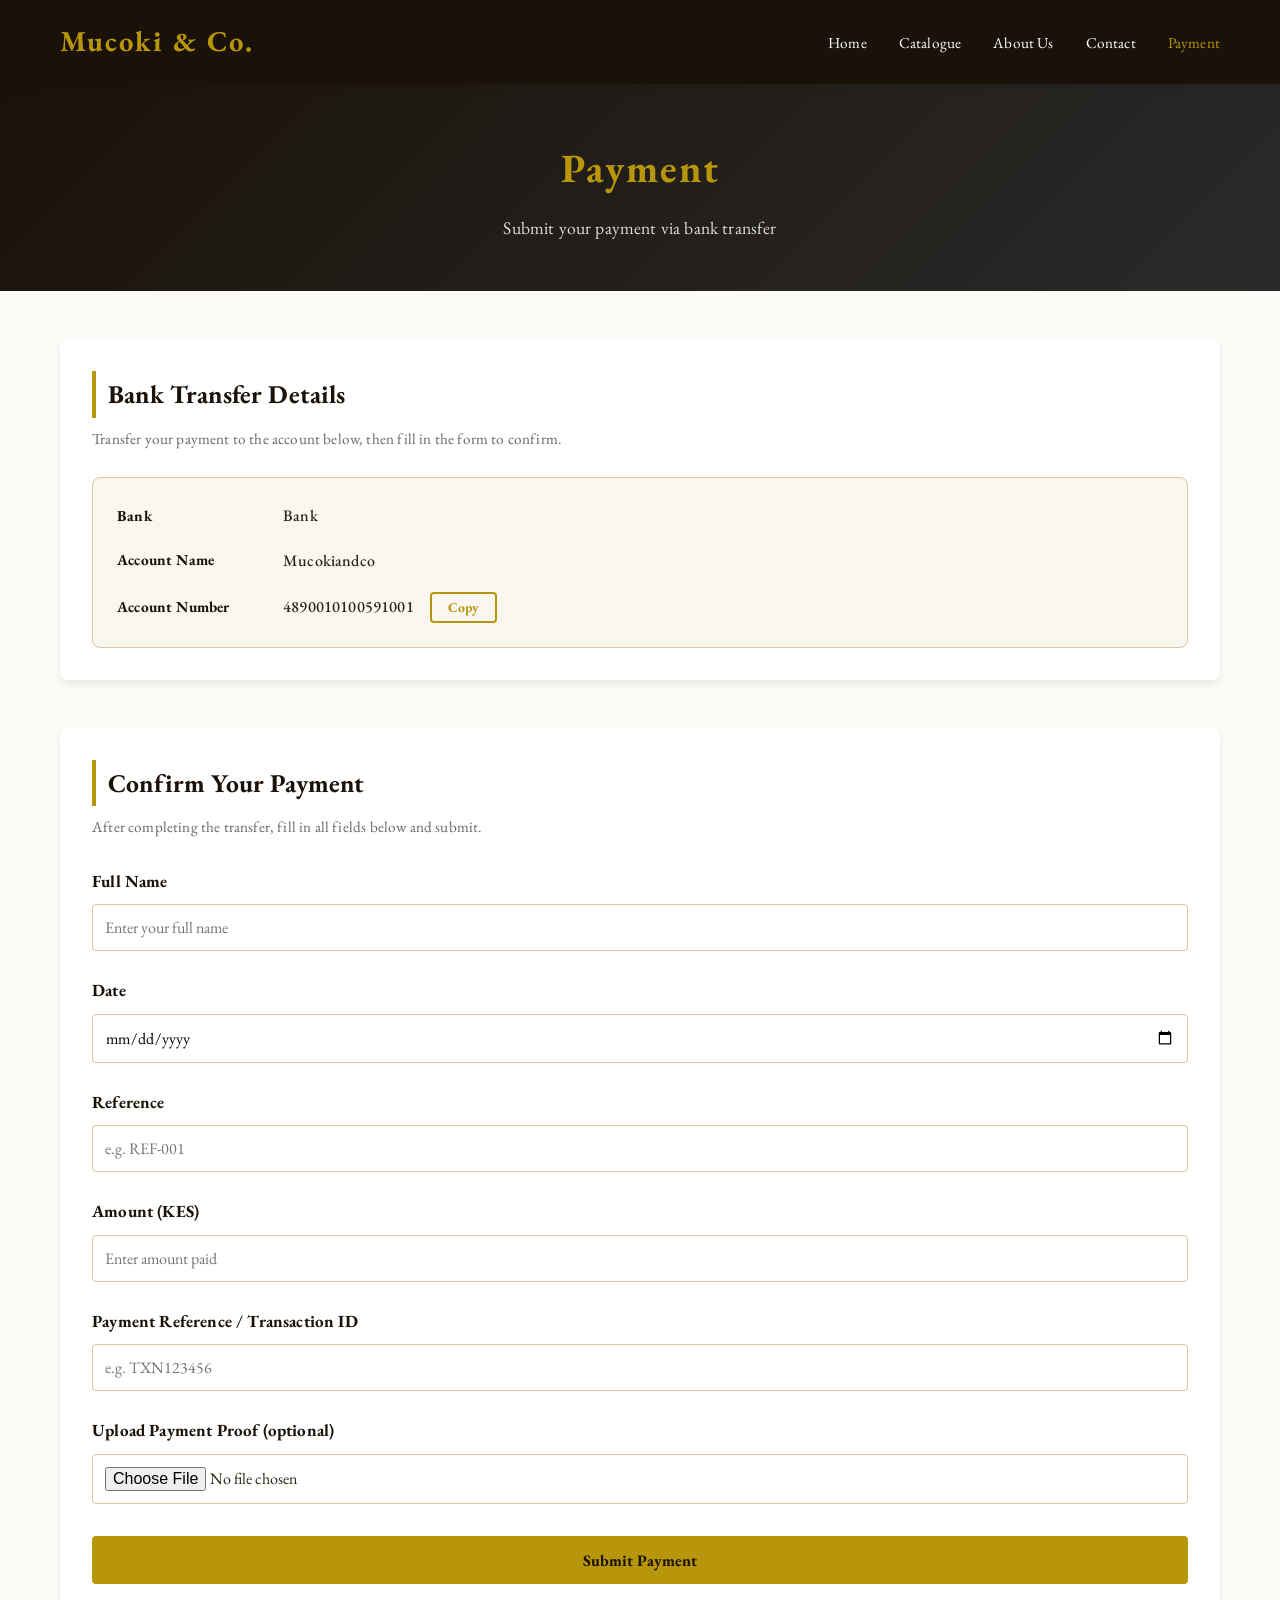
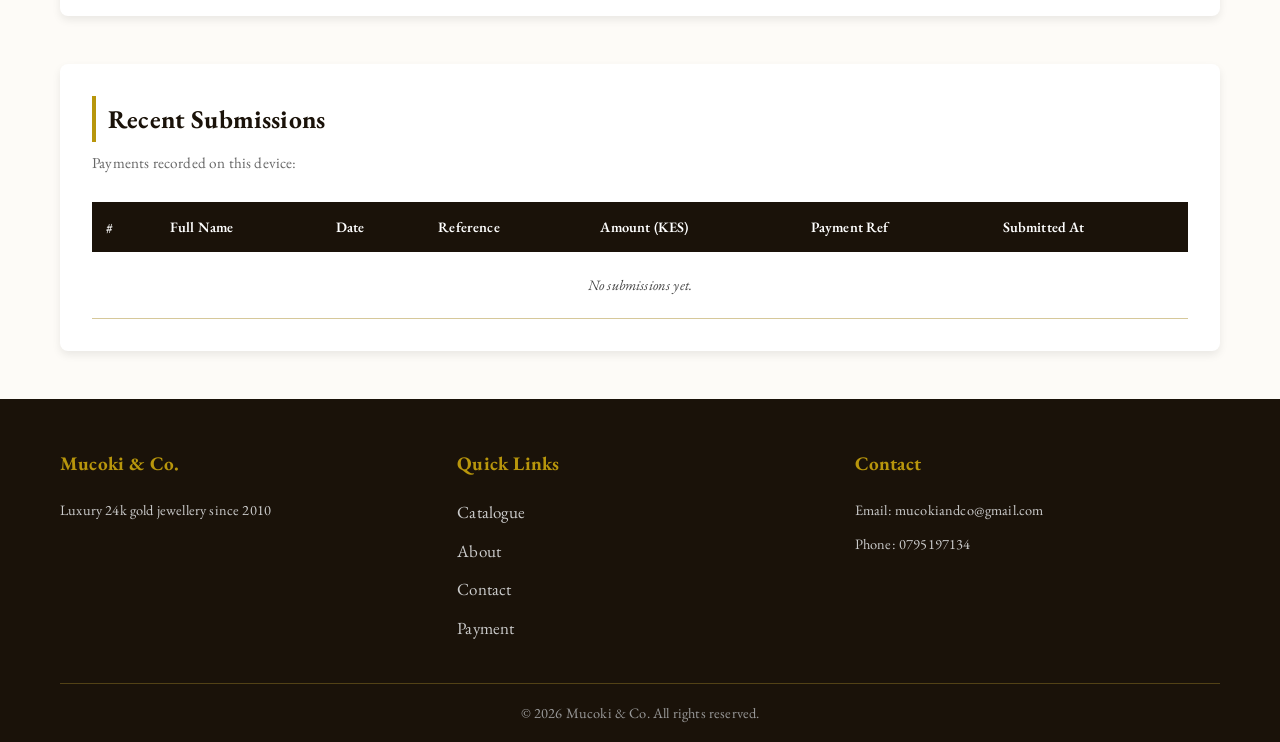
<file: shift-payment.html>
<!DOCTYPE html>
<html lang="en">
<head>
    <meta charset="UTF-8">
    <meta name="viewport" content="width=device-width, initial-scale=1.0">
    <title>Payment - Mucoki & Co.</title>
    <link rel="stylesheet" href="styles.css">
    <style>
        .shift-main { padding: 3rem 20px; display: flex; flex-direction: column; gap: 3rem; }
        .shift-section { background: white; border-radius: 8px; padding: 2rem; box-shadow: 0 4px 8px rgba(0,0,0,0.08); }
        .shift-section h2 { font-size: 1.6rem; margin-bottom: 0.5rem; color: var(--dark-color); border-left: 4px solid var(--primary-color); padding-left: 12px; }
        .shift-section > p { color: #666; margin-bottom: 1.5rem; font-size: 0.95rem; }
        .bank-card { background: var(--light-color); border: 1px solid var(--border-color); border-radius: 8px; padding: 1.5rem; display: flex; flex-direction: column; gap: 1rem; }
        .bank-row { display: flex; align-items: center; gap: 1rem; flex-wrap: wrap; }
        .bank-label { font-weight: bold; color: var(--dark-color); min-width: 150px; font-size: 0.95rem; }
        .bank-value { color: var(--text-color); font-size: 1rem; font-weight: 500; }
        .copy-btn { padding: 0.3rem 1rem; font-size: 0.85rem; }
        .submit-btn { width: 100%; padding: 0.85rem; font-size: 1rem; margin-top: 0.5rem; border: none; }
        .success-msg { margin-top: 1.5rem; background: #e6ffed; border: 1px solid #68d391; color: #276749; padding: 1rem 1.5rem; border-radius: 6px; font-weight: bold; font-size: 0.95rem; display: none; }
        .table-wrapper { overflow-x: auto; }
        #submissionsTable { width: 100%; border-collapse: collapse; font-size: 0.9rem; }
        #submissionsTable thead tr { background-color: var(--dark-color); color: white; }
        #submissionsTable thead th { padding: 12px 14px; text-align: left; font-weight: 600; }
        #submissionsTable tbody tr:nth-child(even) { background: var(--light-color); }
        #submissionsTable tbody td { padding: 11px 14px; border-bottom: 1px solid var(--border-color); color: #444; }
        .empty-row { text-align: center; color: #aaa; font-style: italic; padding: 20px !important; }
        @media (max-width: 768px) { .bank-label { min-width: 110px; } }
    </style>
</head>
<body>

    <nav class="navbar">
        <div class="container">
            <div class="logo">Mucoki &amp; Co.</div>
            <ul class="nav-links">
                <li><a href="index.html">Home</a></li>
                <li><a href="catalog.html">Catalogue</a></li>
                <li><a href="about.html">About Us</a></li>
                <li><a href="contact.html">Contact</a></li>
                <li><a href="shift-payment.html" style="color: var(--primary-color);">Payment</a></li>
            </ul>
        </div>
    </nav>

    <section class="page-header">
        <h1>Payment</h1>
        <p>Submit your payment via bank transfer</p>
    </section>

    <main class="container shift-main">

        <!-- Bank Details -->
        <section class="shift-section">
            <h2>Bank Transfer Details</h2>
            <p>Transfer your payment to the account below, then fill in the form to confirm.</p>
            <div class="bank-card">
                <div class="bank-row">
                    <span class="bank-label">Bank</span>
                    <span class="bank-value">Bank</span>
                </div>
                <div class="bank-row">
                    <span class="bank-label">Account Name</span>
                    <span class="bank-value">Mucokiandco</span>
                </div>
                <div class="bank-row">
                    <span class="bank-label">Account Number</span>
                    <span class="bank-value" id="accNumber">4890010100591001</span>
                    <button class="btn btn-secondary copy-btn" onclick="copyAccount()">Copy</button>
                </div>
            </div>
        </section>

        <!-- Payment Form -->
        <section class="shift-section">
            <h2>Confirm Your Payment</h2>
            <p>After completing the transfer, fill in all fields below and submit.</p>
            <form id="paymentForm" onsubmit="submitPayment(event)">
                <div class="form-group">
                    <label for="fullName">Full Name</label>
                    <input type="text" id="fullName" placeholder="Enter your full name" required />
                </div>
                <div class="form-group">
                    <label for="shiftDate">Date</label>
                    <input type="date" id="shiftDate" required />
                </div>
                <div class="form-group">
                    <label for="shiftRef">Reference</label>
                    <input type="text" id="shiftRef" placeholder="e.g. REF-001" required />
                </div>
                <div class="form-group">
                    <label for="amount">Amount (KES)</label>
                    <input type="number" id="amount" placeholder="Enter amount paid" min="1" required />
                </div>
                <div class="form-group">
                    <label for="paymentRef">Payment Reference / Transaction ID</label>
                    <input type="text" id="paymentRef" placeholder="e.g. TXN123456" required />
                </div>
                <div class="form-group">
                    <label for="proof">Upload Payment Proof (optional)</label>
                    <input type="file" id="proof" accept="image/*,.pdf" />
                </div>
                <button type="submit" class="btn btn-primary submit-btn">Submit Payment</button>
            </form>
            <div class="success-msg" id="successMsg">
                &#10003; Payment submitted successfully! We will verify and confirm shortly.
            </div>
        </section>

        <!-- Submissions Table -->
        <section class="shift-section">
            <h2>Recent Submissions</h2>
            <p>Payments recorded on this device:</p>
            <div class="table-wrapper">
                <table id="submissionsTable">
                    <thead>
                        <tr>
                            <th>#</th>
                            <th>Full Name</th>
                            <th>Date</th>
                            <th>Reference</th>
                            <th>Amount (KES)</th>
                            <th>Payment Ref</th>
                            <th>Submitted At</th>
                        </tr>
                    </thead>
                    <tbody id="submissionsBody">
                        <tr><td colspan="7" class="empty-row">No submissions yet.</td></tr>
                    </tbody>
                </table>
            </div>
        </section>

    </main>

    <footer class="footer">
        <div class="container">
            <div class="footer-content">
                <div class="footer-section">
                    <h4>Mucoki &amp; Co.</h4>
                    <p>Luxury 24k gold jewellery since 2010</p>
                </div>
                <div class="footer-section">
                    <h4>Quick Links</h4>
                    <ul>
                        <li><a href="catalog.html">Catalogue</a></li>
                        <li><a href="about.html">About</a></li>
                        <li><a href="contact.html">Contact</a></li>
                        <li><a href="shift-payment.html">Payment</a></li>
                    </ul>
                </div>
                <div class="footer-section">
                    <h4>Contact</h4>
                    <p>Email: mucokiandco@gmail.com</p>
                    <p>Phone: 0795197134</p>
                </div>
            </div>
            <div class="footer-bottom">
                <p>&copy; 2026 Mucoki &amp; Co. All rights reserved.</p>
            </div>
        </div>
    </footer>

    <script>
        window.addEventListener('DOMContentLoaded', renderTable);

        function copyAccount() {
            const accNumber = document.getElementById('accNumber').textContent;
            navigator.clipboard.writeText(accNumber).then(() => {
                const btn = document.querySelector('.copy-btn');
                btn.textContent = 'Copied!';
                setTimeout(() => { btn.textContent = 'Copy'; }, 2000);
            });
        }

        function submitPayment(event) {
            event.preventDefault();
            const submission = {
                fullName: document.getElementById('fullName').value.trim(),
                shiftDate: document.getElementById('shiftDate').value,
                shiftRef: document.getElementById('shiftRef').value.trim(),
                amount: document.getElementById('amount').value,
                paymentRef: document.getElementById('paymentRef').value.trim(),
                submittedAt: new Date().toLocaleString()
            };
            const submissions = getSubmissions();
            submissions.push(submission);
            localStorage.setItem('shiftPayments', JSON.stringify(submissions));
            document.getElementById('paymentForm').reset();
            const msg = document.getElementById('successMsg');
            msg.style.display = 'block';
            setTimeout(() => { msg.style.display = 'none'; }, 5000);
            renderTable();
        }

        function getSubmissions() {
            const data = localStorage.getItem('shiftPayments');
            return data ? JSON.parse(data) : [];
        }

        function renderTable() {
            const submissions = getSubmissions();
            const tbody = document.getElementById('submissionsBody');
            if (submissions.length === 0) {
                tbody.innerHTML = '<tr><td colspan="7" class="empty-row">No submissions yet.</td></tr>';
                return;
            }
            tbody.innerHTML = submissions.map((s, i) => `
                <tr>
                    <td>${i + 1}</td>
                    <td>${escapeHtml(s.fullName)}</td>
                    <td>${s.shiftDate}</td>
                    <td>${escapeHtml(s.shiftRef)}</td>
                    <td>KES ${Number(s.amount).toLocaleString()}</td>
                    <td>${escapeHtml(s.paymentRef)}</td>
                    <td>${s.submittedAt}</td>
                </tr>
            `).join('');
        }

        function escapeHtml(text) {
            const div = document.createElement('div');
            div.appendChild(document.createTextNode(text));
            return div.innerHTML;
        }
    </script>
</body>
</html>
</file>
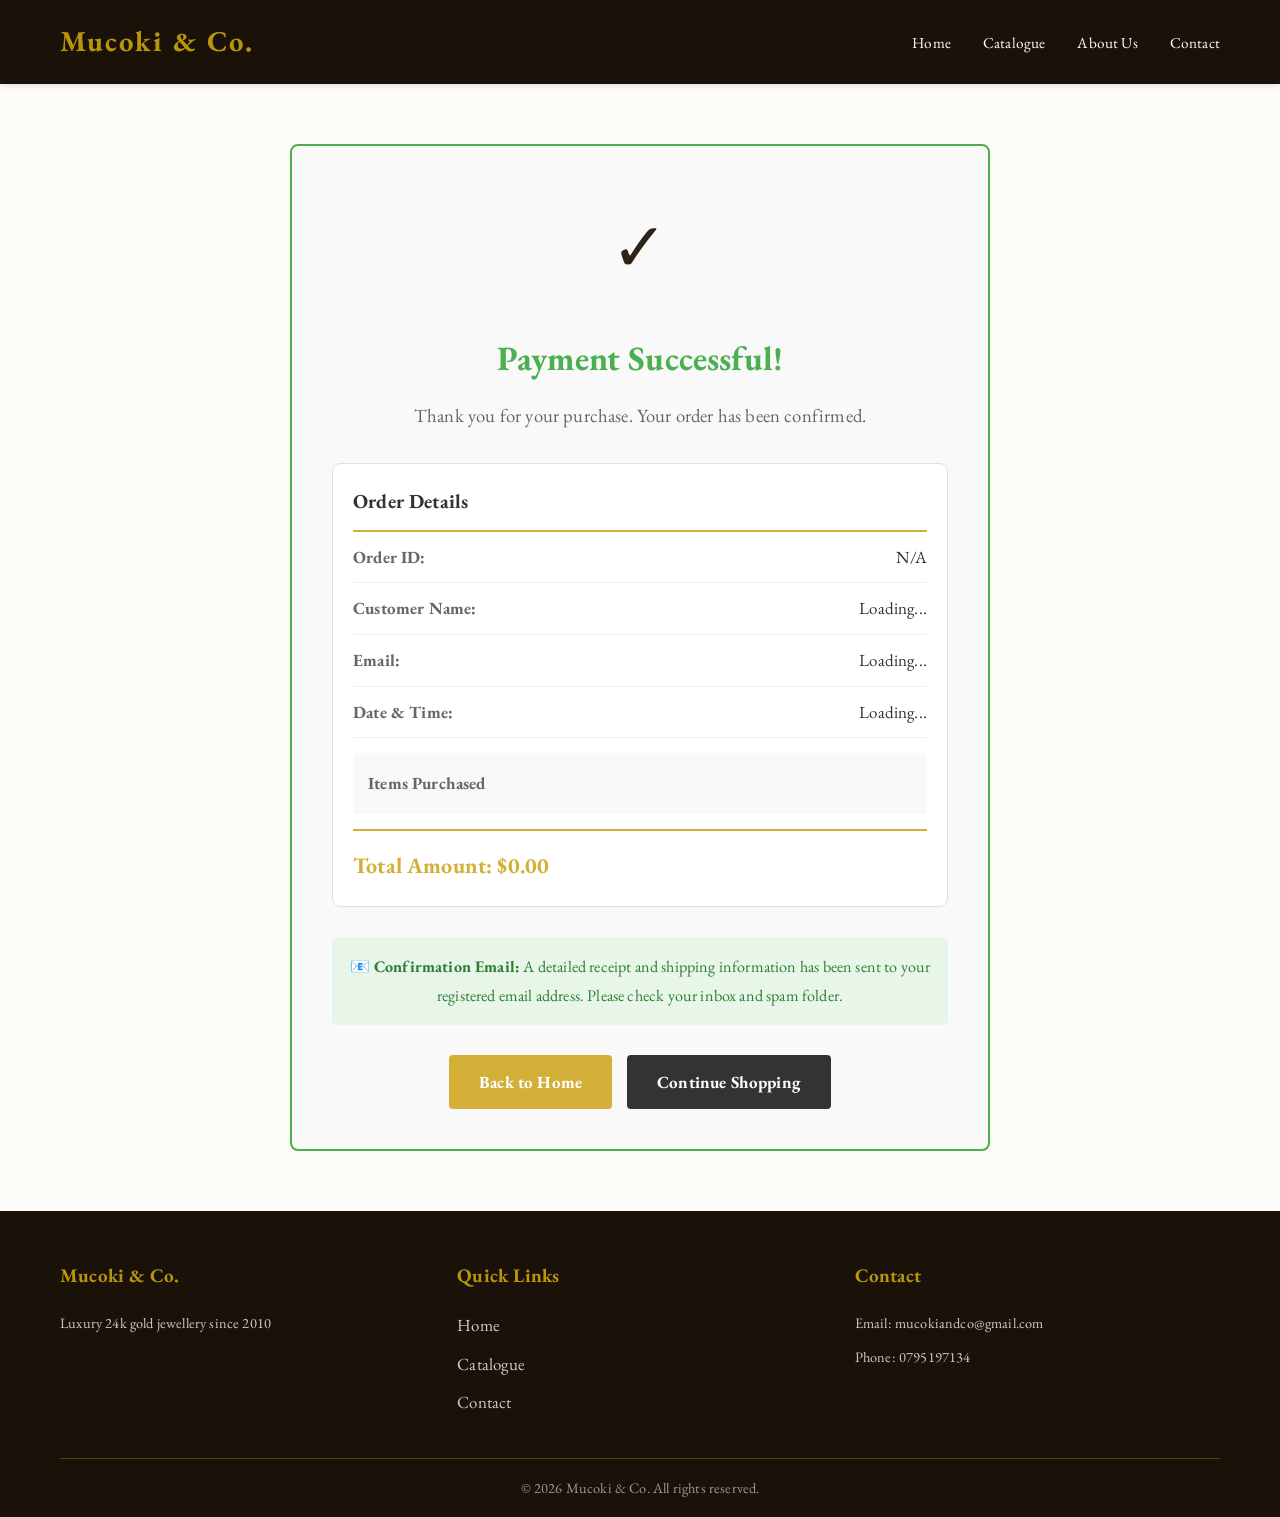
<file: success.html>
<!DOCTYPE html>
<html lang="en">
<head>
    <meta charset="UTF-8">
    <meta name="viewport" content="width=device-width, initial-scale=1.0">
    <title>Payment Successful - Mucoki & Co.</title>
    <link rel="stylesheet" href="styles.css">
    <style>
        .success-container {
            max-width: 700px;
            margin: 60px auto;
            padding: 40px;
            text-align: center;
            background: #f9f9f9;
            border-radius: 8px;
            border: 2px solid #4CAF50;
        }
        .success-icon {
            font-size: 4em;
            margin-bottom: 20px;
        }
        .success-container h1 {
            color: #4CAF50;
            margin-bottom: 10px;
        }
        .success-container p {
            color: #666;
            margin-bottom: 20px;
            font-size: 1.1em;
        }
        .order-details {
            background: white;
            padding: 20px;
            border-radius: 8px;
            margin: 30px 0;
            text-align: left;
            border: 1px solid #e0e0e0;
        }
        .order-details h3 {
            color: #333;
            margin-top: 0;
            border-bottom: 2px solid #d4af37;
            padding-bottom: 10px;
        }
        .detail-row {
            display: flex;
            justify-content: space-between;
            padding: 10px 0;
            border-bottom: 1px solid #f0f0f0;
        }
        .detail-row:last-child {
            border-bottom: none;
        }
        .detail-label {
            font-weight: bold;
            color: #666;
        }
        .detail-value {
            color: #333;
            text-align: right;
        }
        .item-list {
            background: #f9f9f9;
            padding: 15px;
            border-radius: 4px;
            margin-top: 15px;
        }
        .item {
            padding: 10px 0;
            border-bottom: 1px solid #e0e0e0;
        }
        .item:last-child {
            border-bottom: none;
        }
        .total-amount {
            font-size: 1.3em;
            color: #d4af37;
            font-weight: bold;
            margin-top: 15px;
            padding-top: 15px;
            border-top: 2px solid #d4af37;
        }
        .action-buttons {
            margin-top: 30px;
            display: flex;
            gap: 15px;
            justify-content: center;
            flex-wrap: wrap;
        }
        .action-buttons a {
            padding: 12px 30px;
            border-radius: 4px;
            text-decoration: none;
            font-weight: bold;
            transition: all 0.3s ease;
        }
        .btn-home {
            background: #d4af37;
            color: white;
        }
        .btn-home:hover {
            background: #c9a62a;
        }
        .btn-catalog {
            background: #333;
            color: white;
        }
        .btn-catalog:hover {
            background: #555;
        }
        .email-notice {
            background: #e8f5e9;
            padding: 15px;
            border-radius: 4px;
            margin-top: 20px;
            color: #2e7d32;
            font-size: 0.95em;
        }
    </style>
</head>
<body>
    <!-- Navigation -->
    <nav class="navbar">
        <div class="container">
            <div class="logo">Mucoki & Co.</div>
            <ul class="nav-links">
                <li><a href="index.html">Home</a></li>
                <li><a href="catalog.html">Catalogue</a></li>
                <li><a href="about.html">About Us</a></li>
                <li><a href="contact.html">Contact</a></li>
            </ul>
        </div>
    </nav>

    <!-- Success Message -->
    <div class="success-container">
        <div class="success-icon">✓</div>
        <h1>Payment Successful!</h1>
        <p>Thank you for your purchase. Your order has been confirmed.</p>
        
        <div class="order-details">
            <h3>Order Details</h3>
            <div class="detail-row">
                <span class="detail-label">Order ID:</span>
                <span class="detail-value" id="order-id">Loading...</span>
            </div>
            <div class="detail-row">
                <span class="detail-label">Customer Name:</span>
                <span class="detail-value" id="customer-name">Loading...</span>
            </div>
            <div class="detail-row">
                <span class="detail-label">Email:</span>
                <span class="detail-value" id="customer-email">Loading...</span>
            </div>
            <div class="detail-row">
                <span class="detail-label">Date & Time:</span>
                <span class="detail-value" id="order-date">Loading...</span>
            </div>
            
            <div class="item-list">
                <h4 style="margin-top: 0; color: #666;">Items Purchased</h4>
                <div id="items-list"></div>
            </div>
            
            <div class="total-amount">
                Total Amount: $<span id="total-amount">0.00</span>
            </div>
        </div>

        <div class="email-notice">
            <strong>📧 Confirmation Email:</strong> A detailed receipt and shipping information has been sent to your registered email address. Please check your inbox and spam folder.
        </div>

        <div class="action-buttons">
            <a href="index.html" class="btn-home">Back to Home</a>
            <a href="catalog.html" class="btn-catalog">Continue Shopping</a>
        </div>
    </div>

    <!-- Footer -->
    <footer class="footer">
        <div class="container">
            <div class="footer-content">
                <div class="footer-section">
                    <h4>Mucoki & Co.</h4>
                    <p>Luxury 24k gold jewellery since 2010</p>
                </div>
                <div class="footer-section">
                    <h4>Quick Links</h4>
                    <ul>
                        <li><a href="index.html">Home</a></li>
                        <li><a href="catalog.html">Catalogue</a></li>
                        <li><a href="contact.html">Contact</a></li>
                    </ul>
                </div>
                <div class="footer-section">
                    <h4>Contact</h4>
                    <p>Email: mucokiandco@gmail.com</p>
                    <p>Phone: 0795197134</p>
                </div>
            </div>
            <div class="footer-bottom">
                <p>&copy; 2026 Mucoki & Co. All rights reserved.</p>
            </div>
        </div>
    </footer>

    <script>
        // Load order details from localStorage
        function loadOrderDetails() {
            const orderDetails = JSON.parse(localStorage.getItem('lastOrder') || '{}');
            const urlParams = new URLSearchParams(window.location.search);
            const orderId = urlParams.get('orderId');
            
            if (!orderDetails || !orderDetails.items) {
                document.getElementById('order-id').textContent = orderId || 'N/A';
                return;
            }
            
            // Populate order details
            document.getElementById('order-id').textContent = orderId || orderDetails.orderId || 'N/A';
            document.getElementById('customer-name').textContent = orderDetails.payerName || 'N/A';
            document.getElementById('customer-email').textContent = orderDetails.payerEmail || 'N/A';
            document.getElementById('order-date').textContent = new Date(orderDetails.timestamp).toLocaleString('en-US', {
                year: 'numeric',
                month: 'long',
                day: 'numeric',
                hour: '2-digit',
                minute: '2-digit',
                second: '2-digit'
            });
            document.getElementById('total-amount').textContent = parseFloat(orderDetails.amount).toLocaleString('en-US', { minimumFractionDigits: 2, maximumFractionDigits: 2 });
            
            // Display items
            const itemsList = document.getElementById('items-list');
            itemsList.innerHTML = '';
            orderDetails.items.forEach(item => {
                const price = parseFloat(item.price.replace('$', '').replace(',', ''));
                const quantity = item.quantity || 1;
                const subtotal = price * quantity;
                const itemHTML = `
                    <div class="item">
                        <strong>${item.name}</strong>
                        <div style="color: #666; font-size: 0.9em;">
                            $${price.toLocaleString('en-US', { minimumFractionDigits: 2, maximumFractionDigits: 2 })} × ${quantity} = $${subtotal.toLocaleString('en-US', { minimumFractionDigits: 2, maximumFractionDigits: 2 })}
                        </div>
                    </div>
                `;
                itemsList.innerHTML += itemHTML;
            });
        }
        
        document.addEventListener('DOMContentLoaded', loadOrderDetails);
    </script>
</body>
</html>
</file>
<file: styles.css>
/* Import Garamond from Google Fonts */
@import url('https://fonts.googleapis.com/css2?family=EB+Garamond:ital,wght@0,400;0,500;0,600;0,700;1,400;1,500&display=swap');

/* Global Styles */
* {
    margin: 0;
    padding: 0;
    box-sizing: border-box;
}

:root {
    --primary-color: #b8960c;
    --dark-color: #1a1209;
    --light-color: #faf7f0;
    --accent-color: #7a6200;
    --text-color: #2c2416;
    --border-color: #d6c89a;
    --cream: #f5f0e8;
    --warm-white: #fdfbf7;
}

body {
    font-family: 'EB Garamond', 'Garamond', 'Georgia', serif;
    color: var(--text-color);
    line-height: 1.8;
    background-color: var(--warm-white);
    font-size: 17px;
    letter-spacing: 0.01em;
}

html {
    scroll-behavior: smooth;
}

html {
    scroll-behavior: smooth;
}

.container {
    max-width: 1200px;
    margin: 0 auto;
    padding: 0 20px;
}

/* Navigation */
.navbar {
    background-color: var(--dark-color);
    color: white;
    padding: 1rem 0;
    position: sticky;
    top: 0;
    z-index: 1000;
    box-shadow: 0 2px 5px rgba(0,0,0,0.1);
}

.navbar .container {
    display: flex;
    justify-content: space-between;
    align-items: center;
}

.logo {
    font-size: 1.8rem;
    font-weight: bold;
    color: var(--primary-color);
    letter-spacing: 2px;
}

.nav-links {
    display: flex;
    list-style: none;
    gap: 2rem;
}

.nav-links a {
    color: white;
    text-decoration: none;
    transition: color 0.3s ease;
    font-size: 0.95rem;
}

.nav-links a:hover {
    color: var(--primary-color);
}

/* Hero Section */
.hero {
    background: linear-gradient(135deg, var(--dark-color) 0%, #2a2a2a 100%);
    color: white;
    padding: 8rem 2rem;
    text-align: center;
    min-height: 500px;
    display: flex;
    align-items: center;
    justify-content: center;
}

.hero-content h1 {
    font-size: 3.5rem;
    margin-bottom: 1rem;
    color: var(--primary-color);
    letter-spacing: 2px;
}

.hero-content p {
    font-size: 1.3rem;
    margin-bottom: 2rem;
    color: #ddd;
}

/* Buttons */
.btn {
    display: inline-block;
    padding: 0.75rem 2rem;
    border: 2px solid var(--primary-color);
    text-decoration: none;
    border-radius: 4px;
    transition: all 0.3s ease;
    font-weight: bold;
    cursor: pointer;
    font-family: inherit;
    font-size: 1rem;
}

.btn-primary {
    background-color: var(--primary-color);
    color: var(--dark-color);
}

.btn-primary:hover {
    background-color: var(--accent-color);
    border-color: var(--accent-color);
    transform: translateY(-2px);
    box-shadow: 0 5px 15px rgba(212, 175, 55, 0.3);
}

.btn-secondary {
    background-color: transparent;
    color: var(--primary-color);
}

.btn-secondary:hover {
    background-color: var(--primary-color);
    color: var(--dark-color);
}

/* Featured Section */
.featured {
    padding: 4rem 0;
    background-color: var(--light-color);
}

.featured h2 {
    text-align: center;
    font-size: 2.5rem;
    margin-bottom: 3rem;
    color: var(--dark-color);
    letter-spacing: 1px;
}

.products-grid {
    display: grid;
    grid-template-columns: repeat(auto-fit, minmax(280px, 1fr));
    gap: 2rem;
}

.product-card {
    background: white;
    border-radius: 8px;
    overflow: hidden;
    box-shadow: 0 4px 8px rgba(0,0,0,0.1);
    transition: transform 0.3s ease, box-shadow 0.3s ease;
    padding: 1.5rem;
    text-align: center;
}

.product-card:hover {
    transform: translateY(-5px);
    box-shadow: 0 8px 20px rgba(212, 175, 55, 0.2);
}

.product-image {
    font-size: 3rem;
    margin: 1rem 0;
}

.product-image-lg {
    font-size: 5rem;
    margin: 1.5rem 0;
}

.product-card h3 {
    font-size: 1.3rem;
    margin: 1rem 0 0.5rem;
    color: var(--dark-color);
}

.product-category {
    color: var(--primary-color);
    font-size: 0.85rem;
    margin-bottom: 0.5rem;
    text-transform: uppercase;
    letter-spacing: 1px;
}

.price {
    font-size: 1.5rem;
    color: var(--primary-color);
    font-weight: bold;
    margin: 0.5rem 0;
}

.description {
    color: #666;
    font-size: 0.95rem;
    margin: 1rem 0;
    line-height: 1.5;
}

.product-card .btn {
    margin-top: 1rem;
    width: 100%;
}

/* Products Grid - Detailed */
.product-card-detailed {
    background: white;
    border-radius: 8px;
    overflow: hidden;
    box-shadow: 0 4px 8px rgba(0,0,0,0.1);
    padding: 2rem;
    text-align: center;
    transition: transform 0.3s ease, box-shadow 0.3s ease;
}

.product-card-detailed:hover {
    transform: translateY(-5px);
    box-shadow: 0 8px 20px rgba(212, 175, 55, 0.2);
}

.product-card-detailed h3 {
    font-size: 1.4rem;
    margin: 1rem 0 0.5rem;
    color: var(--dark-color);
}

.product-card-detailed .price {
    font-size: 1.8rem;
    margin: 0.5rem 0 1rem;
}

.product-card-detailed .description {
    color: #666;
    margin: 1rem 0;
    font-size: 0.95rem;
}

.features {
    list-style: none;
    text-align: left;
    margin: 1.5rem 0;
    background-color: var(--light-color);
    padding: 1rem;
    border-radius: 4px;
}

.features li {
    padding: 0.5rem 0;
    color: #555;
    border-bottom: 1px solid var(--border-color);
}

.features li:last-child {
    border-bottom: none;
}

.features li:before {
    content: "✓ ";
    color: var(--primary-color);
    font-weight: bold;
    margin-right: 0.5rem;
}

.product-card-detailed .btn {
    margin-top: 1.5rem;
    width: 100%;
}

/* Why Us Section */
.why-us {
    padding: 4rem 0;
    background: white;
}

.why-us h2 {
    text-align: center;
    font-size: 2.5rem;
    margin-bottom: 3rem;
    color: var(--dark-color);
    letter-spacing: 1px;
}

.features {
    display: grid;
    grid-template-columns: repeat(auto-fit, minmax(250px, 1fr));
    gap: 2rem;
}

.feature {
    text-align: center;
    padding: 2rem;
    background-color: var(--light-color);
    border-radius: 8px;
    transition: transform 0.3s ease;
}

.feature:hover {
    transform: translateY(-5px);
}

.feature h3 {
    font-size: 1.2rem;
    margin: 1rem 0;
    color: var(--dark-color);
}

.feature p {
    color: #666;
    font-size: 0.95rem;
}

/* Page Header */
.page-header {
    background: linear-gradient(135deg, var(--dark-color) 0%, #2a2a2a 100%);
    color: white;
    padding: 3rem 2rem;
    text-align: center;
}

.page-header h1 {
    font-size: 2.5rem;
    margin-bottom: 0.5rem;
    color: var(--primary-color);
    letter-spacing: 2px;
}

.page-header p {
    font-size: 1.1rem;
    color: #ddd;
}

/* Category Filter */
.category-filter {
    display: flex;
    justify-content: center;
    gap: 1rem;
    flex-wrap: wrap;
    padding: 2rem 0;
    margin: 2rem 0;
}

.filter-btn {
    padding: 0.75rem 1.5rem;
    background-color: white;
    color: var(--dark-color);
    text-decoration: none;
    border: 2px solid var(--primary-color);
    border-radius: 4px;
    transition: all 0.3s ease;
    font-weight: bold;
}

.filter-btn:hover {
    background-color: var(--primary-color);
    color: white;
}

/* Category Section */
.category-section {
    padding: 3rem 0;
    border-top: 2px solid var(--light-color);
}

.category-section h2 {
    font-size: 2rem;
    margin-bottom: 2rem;
    color: var(--dark-color);
    letter-spacing: 1px;
    border-bottom: 2px solid var(--primary-color);
    padding-bottom: 1rem;
}

/* About Section */
.about-section {
    padding: 3rem 0;
}

.about-content {
    max-width: 900px;
    margin: 0 auto;
}

.about-content h2 {
    font-size: 2.2rem;
    margin-bottom: 1.5rem;
    color: var(--dark-color);
}

.about-content p {
    font-size: 1.05rem;
    color: #555;
    margin-bottom: 1.5rem;
    line-height: 1.8;
}

/* Mission Section */
.mission-section {
    background-color: var(--light-color);
    padding: 3rem 0;
}

.mission-section h2 {
    text-align: center;
    font-size: 2.2rem;
    margin-bottom: 2rem;
    color: var(--dark-color);
}

.mission-grid {
    display: grid;
    grid-template-columns: repeat(auto-fit, minmax(250px, 1fr));
    gap: 2rem;
}

.mission-item {
    background: white;
    padding: 2rem;
    border-radius: 8px;
    text-align: center;
    box-shadow: 0 4px 8px rgba(0,0,0,0.1);
}

.mission-item h3 {
    font-size: 1.3rem;
    margin: 1rem 0;
    color: var(--dark-color);
}

.mission-item p {
    color: #666;
    font-size: 0.95rem;
}

/* Process Section */
.process-section {
    padding: 3rem 0;
}

.process-section h2 {
    text-align: center;
    font-size: 2.2rem;
    margin-bottom: 2rem;
    color: var(--dark-color);
}

.process-steps {
    display: grid;
    grid-template-columns: repeat(auto-fit, minmax(200px, 1fr));
    gap: 2rem;
}

.step {
    text-align: center;
}

.step-number {
    display: inline-flex;
    align-items: center;
    justify-content: center;
    width: 50px;
    height: 50px;
    background-color: var(--primary-color);
    color: white;
    border-radius: 50%;
    font-size: 1.5rem;
    font-weight: bold;
    margin-bottom: 1rem;
}

.step h3 {
    font-size: 1.1rem;
    margin-bottom: 0.5rem;
    color: var(--dark-color);
}

.step p {
    color: #666;
    font-size: 0.9rem;
}

/* Values Section */
.values-section {
    background-color: var(--light-color);
    padding: 3rem 0;
}

.values-section h2 {
    text-align: center;
    font-size: 2.2rem;
    margin-bottom: 2rem;
    color: var(--dark-color);
}

.values-grid {
    display: grid;
    grid-template-columns: repeat(auto-fit, minmax(250px, 1fr));
    gap: 2rem;
}

.value-card {
    background: white;
    padding: 2rem;
    border-radius: 8px;
    box-shadow: 0 4px 8px rgba(0,0,0,0.1);
}

.value-card h3 {
    font-size: 1.2rem;
    margin-bottom: 1rem;
    color: var(--primary-color);
}

.value-card p {
    color: #666;
    font-size: 0.95rem;
    line-height: 1.6;
}

/* CTA Section */
.cta-section {
    background: linear-gradient(135deg, var(--dark-color) 0%, #2a2a2a 100%);
    color: white;
    padding: 3rem 2rem;
    text-align: center;
}

.cta-section h2 {
    font-size: 2rem;
    margin-bottom: 1rem;
    color: var(--primary-color);
}

.cta-section p {
    font-size: 1.1rem;
    margin-bottom: 2rem;
    color: #ddd;
}

/* Contact Section */
.contact-section {
    padding: 3rem 0;
}

.contact-grid {
    display: grid;
    grid-template-columns: 1fr 1fr;
    gap: 3rem;
}

.contact-form h2,
.contact-info h2 {
    font-size: 1.8rem;
    margin-bottom: 1.5rem;
    color: var(--dark-color);
}

.form-group {
    margin-bottom: 1.5rem;
}

.form-group label {
    display: block;
    margin-bottom: 0.5rem;
    font-weight: bold;
    color: var(--dark-color);
}

.form-group input,
.form-group select,
.form-group textarea {
    width: 100%;
    padding: 0.75rem;
    border: 1px solid var(--border-color);
    border-radius: 4px;
    font-family: inherit;
    font-size: 1rem;
}

.form-group textarea {
    resize: vertical;
}

.form-group input:focus,
.form-group select:focus,
.form-group textarea:focus {
    outline: none;
    border-color: var(--primary-color);
    box-shadow: 0 0 5px rgba(212, 175, 55, 0.3);
}

.contact-info .info-block {
    margin-bottom: 2rem;
    padding: 1.5rem;
    background-color: var(--light-color);
    border-radius: 8px;
}

.contact-info .info-block h3 {
    font-size: 1.1rem;
    margin-bottom: 0.5rem;
    color: var(--primary-color);
}

.contact-info .info-block p {
    color: #666;
    font-size: 0.95rem;
    margin-bottom: 0.3rem;
}

.contact-info .info-block a {
    color: var(--primary-color);
    text-decoration: none;
}

.contact-info .info-block a:hover {
    text-decoration: underline;
}

/* FAQ Section */
.faq-section {
    background-color: var(--light-color);
    padding: 3rem 0;
}

.faq-section h2 {
    text-align: center;
    font-size: 2.2rem;
    margin-bottom: 2rem;
    color: var(--dark-color);
}

.faq-grid {
    display: grid;
    grid-template-columns: repeat(auto-fit, minmax(300px, 1fr));
    gap: 2rem;
}

.faq-item {
    background: white;
    padding: 1.5rem;
    border-radius: 8px;
    box-shadow: 0 4px 8px rgba(0,0,0,0.1);
}

.faq-item h3 {
    font-size: 1.05rem;
    margin-bottom: 0.75rem;
    color: var(--primary-color);
}

.faq-item p {
    color: #666;
    font-size: 0.9rem;
    line-height: 1.6;
}

/* Footer */
.footer {
    background-color: var(--dark-color);
    color: white;
    padding: 3rem 0 1rem;
}

.footer-content {
    display: grid;
    grid-template-columns: repeat(auto-fit, minmax(250px, 1fr));
    gap: 2rem;
    margin-bottom: 2rem;
}

.footer-section h4 {
    font-size: 1.2rem;
    margin-bottom: 1rem;
    color: var(--primary-color);
}

.footer-section p {
    color: #ccc;
    font-size: 0.9rem;
    margin-bottom: 0.5rem;
}

.footer-section ul {
    list-style: none;
}

.footer-section ul li {
    margin-bottom: 0.5rem;
}

.footer-section ul li a {
    color: #ccc;
    text-decoration: none;
    transition: color 0.3s ease;
}

.footer-section ul li a:hover {
    color: var(--primary-color);
}

.footer-bottom {
    border-top: 1px solid rgba(212, 175, 55, 0.3);
    padding-top: 1rem;
    text-align: center;
    color: #999;
    font-size: 0.9rem;
}

/* Responsive Design */
@media (max-width: 768px) {
    .nav-links {
        gap: 1rem;
    }

    .hero-content h1 {
        font-size: 2rem;
    }

    .hero-content p {
        font-size: 1rem;
    }

    .featured h2,
    .mission-section h2,
    .process-section h2,
    .values-section h2,
    .faq-section h2 {
        font-size: 2rem;
    }

    .products-grid {
        grid-template-columns: 1fr;
    }

    .contact-grid {
        grid-template-columns: 1fr;
    }

    .page-header h1 {
        font-size: 1.8rem;
    }

    .category-filter {
        gap: 0.5rem;
    }

    .filter-btn {
        padding: 0.5rem 1rem;
        font-size: 0.9rem;
    }
}

@media (max-width: 480px) {
    .navbar .container {
        flex-direction: column;
        gap: 1rem;
    }

    .nav-links {
        flex-direction: column;
        gap: 0.5rem;
        text-align: center;
    }

    .hero {
        padding: 4rem 1rem;
    }

    .hero-content h1 {
        font-size: 1.5rem;
    }

    .hero-content p {
        font-size: 0.9rem;
    }

    .category-filter {
        flex-direction: column;
    }

    .filter-btn {
        width: 100%;
    }
}
</file>
